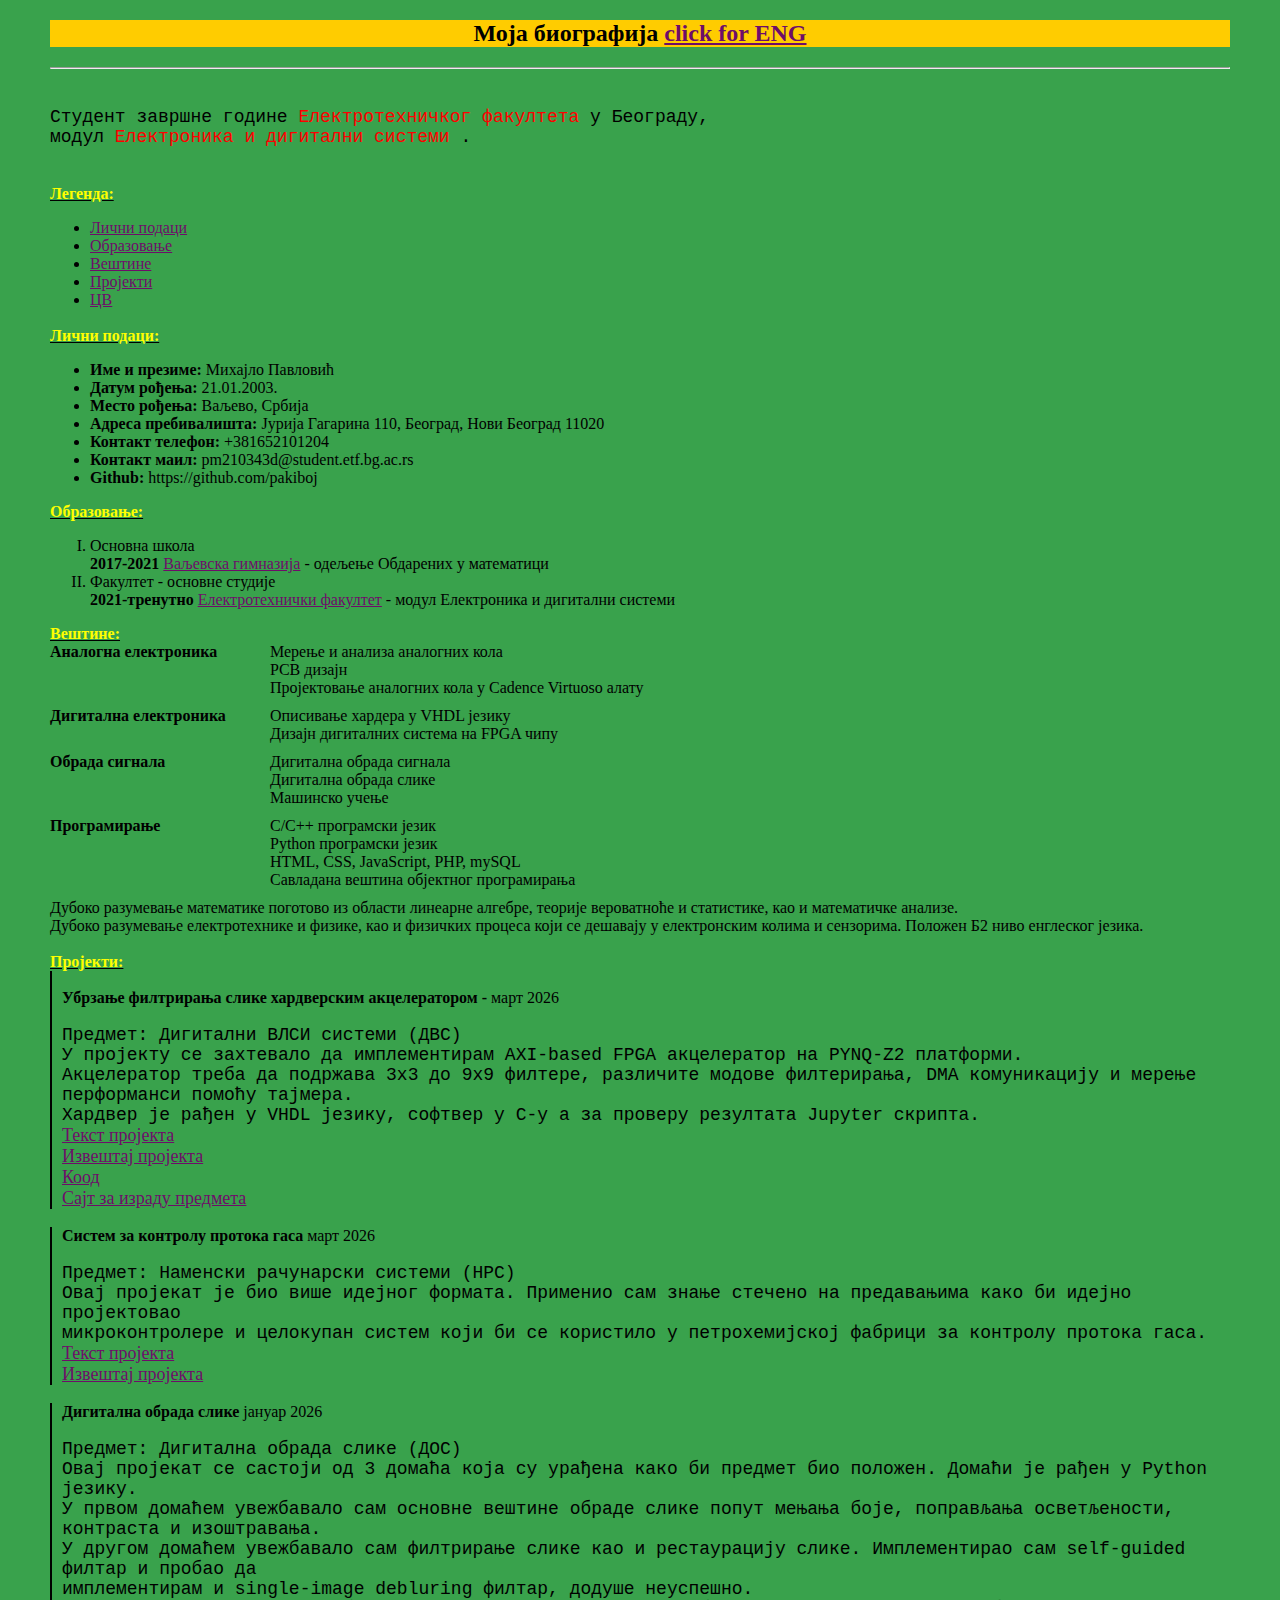
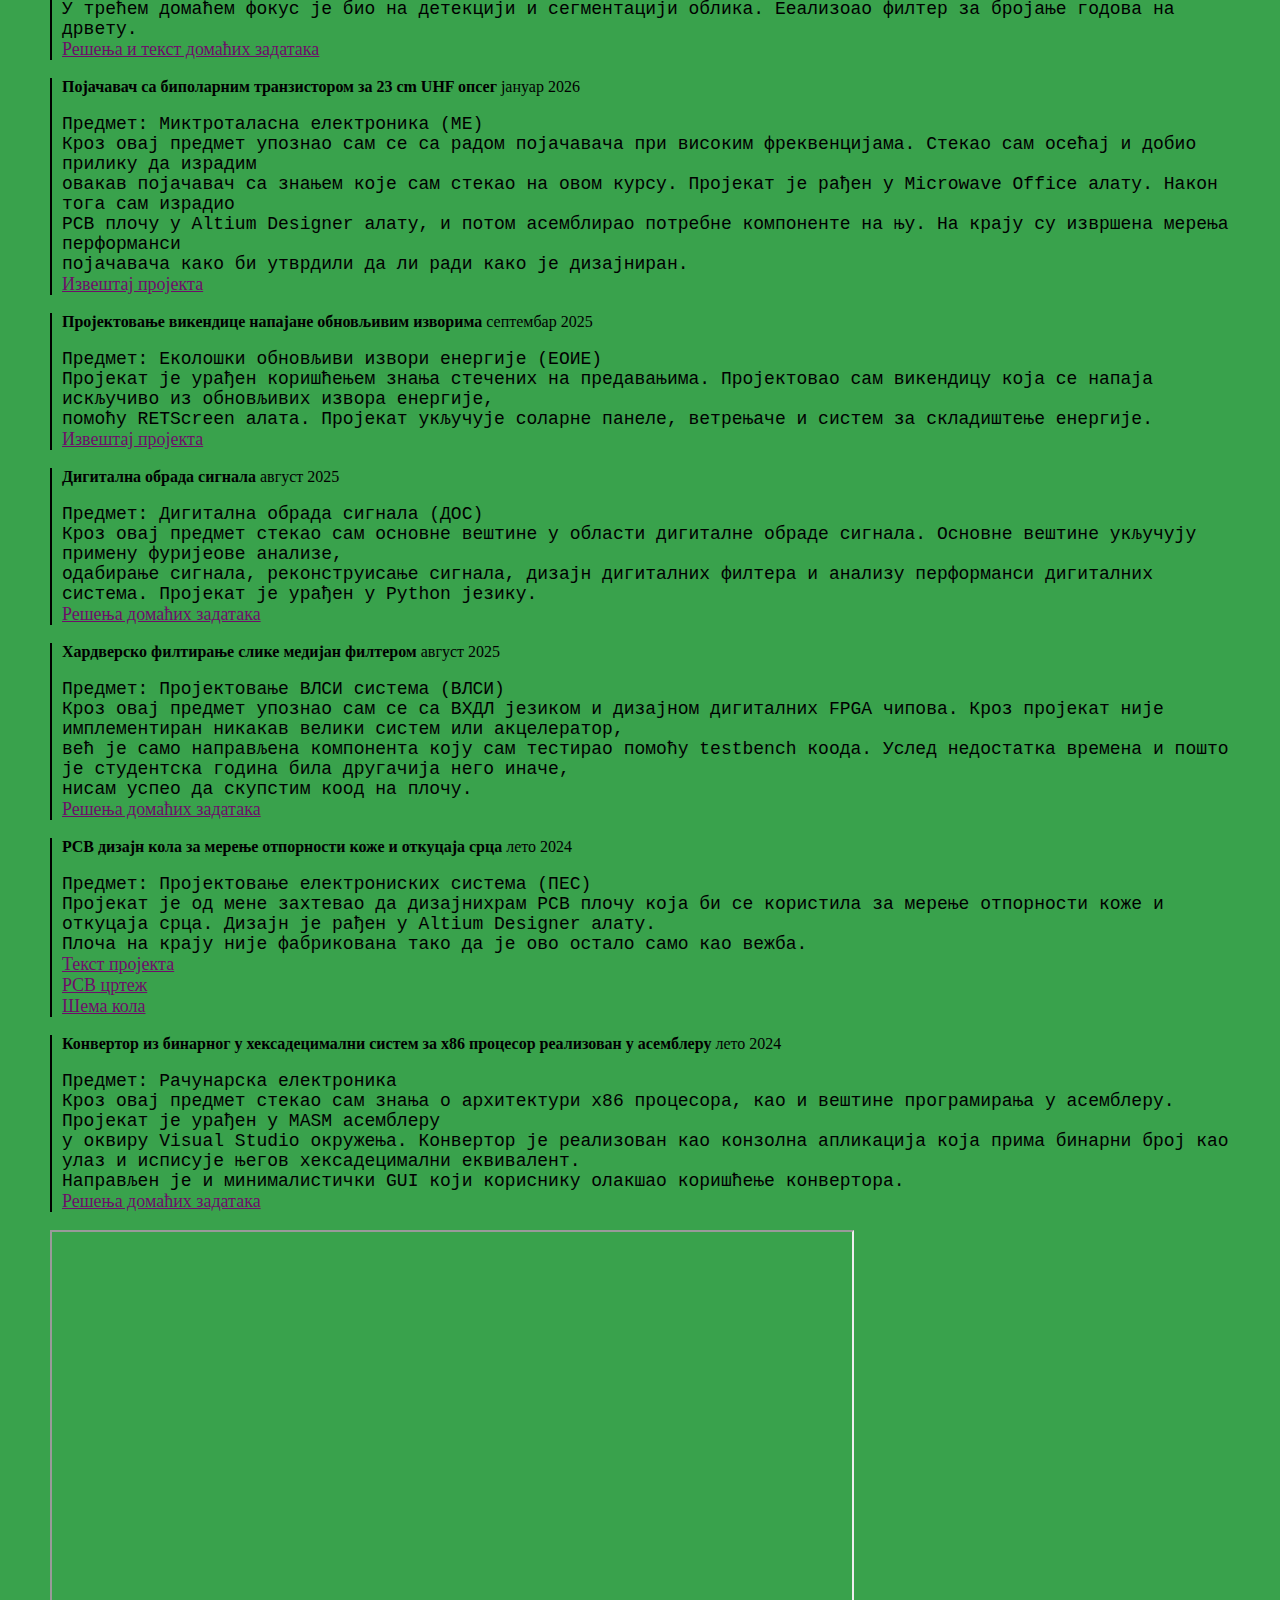
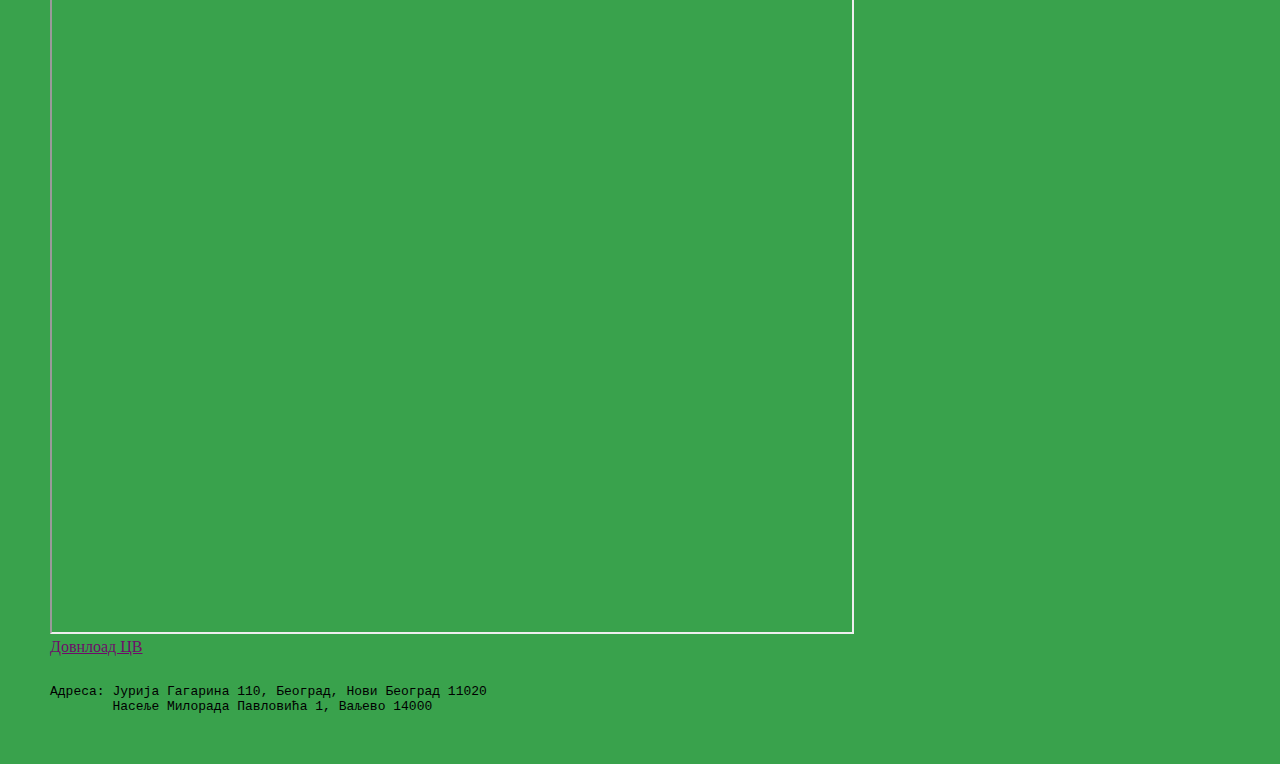
<file: index.html>
<!DOCTYPE html>
<html lang="en">
<head>
    <meta charset="UTF-8">
    <meta name="viewport" content="width=device-width, initial-scale=1.0">
    <title>Moja biografija</title>

    <link rel="stylesheet" type="text/css" href="styles/style.css" />

</head>
<body >

    <header> 
    <h2 align = "center" > 
        Моја биографија    
        
        <a href="html/english.html" target="_blank">click for ENG</a>
        
    </h2>
    <hr>
    <p>
        <br> 
        Студент завршне године <span style="color: #ff0000;">Електротехничког факултета</span> у Београду,  <br> 
        модул <span style="color: #ff0000;">Електроника и дигитални системи</span> .
        <br> 
        <br> 
        <div id = "legenda"> <b> <u> <font color = "yellow">Легенда: </font></u></b>
        <ul>
            <li><a href="#podaci">Лични подаци</a></li>  
            <li><a href="#obrazovanje">Образовање</a></li>  
            <li><a href="#vestine">Вештине</a></li> 
            <li><a href="#projekti">Пројекти</a></li>  
            <li><a href="#cv">ЦВ</a></li>
        </ul>
        </div>
        

    </p>
    </header>

    <div id = "podaci"> 
        <b> <u> <font color = "yellow">Лични подаци: </font></u></b>
        <ul>
            <li><b>Име и презиме: </b> Михајло Павловић</li>
            <li><b>Датум рођења: </b> 21.01.2003.</li>
            <li><b>Место рођења: </b> Ваљево, Србија</li>
            <li><b>Адреса пребивалишта: </b> Јурија Гагарина 110, Београд, Нови Београд 11020</li>
            <li><b>Контакт телефон: </b> +381652101204</li>
            <li><b>Контакт маил: </b> pm210343d@student.etf.bg.ac.rs</li>
            <li><b>Github: </b> https://github.com/pakiboj</li>
        </ul>
    </div>

    <div id = "obrazovanje"> 
        <b> <u> <font color = "yellow">Образовање: </font></u></b>
        <ol type ="I">
            <li>Основна школа <br> <b>2017-2021</b> <a href="https://www.valjevskagimnazija.edu.rs/"> Ваљевска гимназија</a>  - одељење Обдарених у математици</li>
            <li>Факултет - основне студије <br> <b>2021-тренутно </b> <a href="https://www.etf.bg.ac.rs/"> Електротехнички факултет</a> - модул Електроника и дигитални системи</li>  
        </ol>
    </div>

    <div id = "vestine"> 
        <b> <u> <font color = "yellow">Вештине: </font></u></b>
        <div class="skill-row">
            <div class="skill-title">Аналогна електроника</div>
            <div class="skill-desc">
                Мерење и анализа аналогних кола<br>
                PCB дизајн <br>
                Пројектовање аналогних кола у Cadence Virtuoso алату<br>
            </div>
        </div>

        <div class="skill-row">
            <div class="skill-title">Дигитална електроника</div>
            <div class="skill-desc">
                Описивање хардера у VHDL језику<br>
                Дизајн дигиталних система на FPGA чипу<br>
            </div>
        </div>

        <div class="skill-row">
            <div class="skill-title">Обрада сигнала</div>
            <div class="skill-desc">
                Дигитална обрада сигнала <br>
                Дигитална обрада слике <br>
                Машинско учење<br>
            </div>
        </div>

        <div class="skill-row">
            <div class="skill-title">Програмирање</div>
            <div class="skill-desc">
                C/C++ програмски језик <br>
                Python програмски језик<br>
                HTML, CSS, JavaScript, PHP, mySQL<br>
                Савладана вештина објектног програмирања<br>
            </div>
        </div>

        Дубоко разумевање математике поготово из области линеарне алгебре, теорије вероватноће и статистике, као и математичке анализе. <br>
        Дубоко разумевање електротехнике и физике, као и физичких процеса који се дешавају у електронским колима и сензорима.
        Положен Б2 ниво енглеског језика.

    </div>
    <br>
    <div id = "projekti"> 
        <b> <u> <font color = "yellow">Пројекти: </font></u></b>
        <div class="border-card">
            <br>
            <b> Убрзање филтрирања слике хардверским акцелератором - </b> март 2026<br>
            <p>
                Предмет: Дигитални ВЛСИ системи (ДВС)<br>
                У пројекту се захтевало да имплементирам AXI-based FPGA акцелератор на PYNQ-Z2 платформи. <br>
                Акцелератор треба да подржава 3x3 до 9x9 филтере, различите модове филтерирања, DMA комуникацију и мерење перформанси помоћу тајмера.<br>
                Хардвер је рађен у VHDL језику, софтвер у C-у а за проверу резултата Jupyter скрипта. <br>
                <a href="/projekti/DVS/dvs25_projekat_g[17]/DVS25_projektni_zadatak.pdf" target="_blank">Текст пројекта</a><br>
                <a href="/projekti/DVS/dvs25_projekat_g[17]/Ubrzanje filtriranja slike.pdf" target="_blank">Извештај пројекта</a><br>
                <a href="https://github.com/pakiboj/VHDL-image-filter-accelerator"> Коод </a><br>
                <a href="https://pakiboj.github.io/DVSsajt.github.io/index.html"> Сајт за израду предмета </a><br>
                
            </p>
        </div>
        <div class="border-card">

            <strong>Систем за контролу протока гаса</strong> март 2026<br>
            <p>
                Предмет: Наменски рачунарски системи (НРС)<br>
                Овај пројекат је био више идејног формата. Применио сам знање стечено на предавањима како би идејно пројектовао <br>
                микроконтролере и целокупан систем који би се користило у петрохемијској фабрици за контролу протока гаса. <br>
                
                <a href="/projekti/nrs/Projekat 2025-26 NRS.pdf" target="_blank">Текст пројекта</a><br>
                <a href="/projekti/nrs/NRS-pm210343 (1).pdf" target="_blank">Извештај пројекта</a><br>
            </p>
        </div>
        <div class="border-card">

            <strong>Дигитална обрада слике</strong> јануар 2026<br>
            <p>
                Предмет: Дигитална обрада слике (ДОС)<br>
                Овај пројекат се састоји од 3 домаћа која су урађена како би предмет био положен. Домаћи је рађен у Python језику. <br>
                У првом домаћем увежбавало сам основне вештине обраде слике попут мењања боје, поправљања осветљености, контраста и изоштравања. <br>
                У другом домаћем увежбавало сам филтрирање слике као и рестаурацију слике. Имплементирао сам self-guided филтар и пробао да <br>
                имплементирам и single-image debluring филтар, додуше неуспешно. <br>
                У трећем домаћем фокус је био на детекцији и сегментацији облика. Ееализоао филтер за бројање годова на дрвету. <br>
                <a href="https://github.com/pakiboj/Digital-Image-Processing---Homework-"> Решења и текст домаћих задатака </a><br>
            </p>
        </div>
        <div class="border-card">

            <strong>Појачавач са биполарним транзистором за 23 cm UHF опсег</strong> јануар 2026<br>
            <p>
                Предмет: Миктроталасна електроника (МЕ)<br>
                Кроз овај предмет упознао сам се са радом појачавача при високим фреквенцијама. Стекао сам осећај и добио прилику да израдим  <br>
                овакав појачавач са знањем које сам стекао на овом курсу. Пројекат је рађен у Microwave Office алату. Након тога сам израдио <br>
                PCB плочу у Altium Designer алату, и потом асемблирао потребне компоненте на њу. На крају су извршена мерења перформанси <br>
                појачавача како би утврдили да ли ради како је дизајниран. <br>
                <a href="/projekti/ME_извештај (1).pdf" target="_blank">Извештај пројекта</a><br>

            </p>
        </div>
        <div class="border-card">

            <strong>Пројектовање викендице напајане обновљивим изворима</strong> септембар 2025<br>
            <p>
                Предмет: Еколошки обновљиви извори енергије (ЕОИЕ)<br>
                Пројекат је урађен коришћењем знања стечених на предавањима. Пројектовао сам викендицу која се напаја искључиво из обновљивих извора енергије, <br>
                помоћу RETScreen алата. Пројекат укључује соларне панеле, ветрењаче и систем за складиштење енергије. <br>
                <a href="/projekti/Izveštaj EOIE.docx" target="_blank">Извештај пројекта</a><br>
            </p>
        </div>
        <div class="border-card">

            <strong>Дигитална обрада сигнала</strong> август 2025<br>
            <p>
                Предмет: Дигитална обрада сигнала (ДОС)<br>
                Кроз овај предмет стекао сам основне вештине у области дигиталне обраде сигнала. Основне вештине укључују примену фуријеове анализе,<br>
                одабирање сигнала, реконструисање сигнала, дизајн дигиталних филтера и анализу перформанси дигиталних система. Пројекат је урађен у Python језику. <br>
                <a href="https://github.com/pakiboj/DSP"> Решења домаћих задатака </a><br>
            </p>
        </div>
        <div class="border-card">

            <strong>Хардверско филтирање слике медијан филтером</strong> август 2025<br>
            <p>
                Предмет: Пројектовање ВЛСИ система (ВЛСИ)<br>
                Кроз овај предмет упознао сам се са ВХДЛ језиком и дизајном дигиталних FPGA чипова. Кроз пројекат није имплементиран никакав велики систем или акцелератор, <br>
                већ је само направљена компонента коју сам тестирао помоћу testbench коода. Услед недостатка времена и пошто је студентска година била другачија него иначе,<br>
                нисам успео да скупстим коод на плочу. <br>
                <a href="https://github.com/pakiboj/VLSIproj"> Решења домаћих задатака </a><br>
            </p>
        </div>
        <div class="border-card">

            <strong>PCB дизајн кола за мерење отпорности коже и откуцаја срца</strong> лето 2024<br>
            <p>
                Предмет: Пројектовање електрониских система (ПЕС) <br>
                Пројекат је од мене захтевао да дизајнихрам PCB плочу која би се користила за мерење отпорности коже и откуцаја срца. Дизајн је рађен у Altium Designer алату. <br>
                Плоча на крају није фабрикована тако да је ово остало само као вежба.<br>
                <a href="/projekti/PES/Projekat_2024_2025.pdf" target="_blank">Текст пројекта</a><br>
                <a href="/projekti/PES/Assembly Drawings_[No Variations].pdf" target="_blank">PCB цртеж</a><br>
                <a href="/projekti/PES/Schematic PDF_[No Variations].pdf" target="_blank">Шема кола</a><br>
            </p>
        </div>
        <div class="border-card">

            <strong>Конвертор из бинарног у хексадецимални систем за х86 процесор реализован у асемблеру</strong> лето 2024<br>
            <p>
                Предмет: Рачунарска електроника<br>
                Кроз овај предмет стекао сам знања о архитектури х86 процесора, као и вештине програмирања у асемблеру. Пројекат је урађен у MASM асемблеру <br>
                у оквиру Visual Studio окружења. Конвертор је реализован као конзолна апликација која прима бинарни број као улаз и исписује његов хексадецимални еквивалент. <br>
                Направљен је и минималистички GUI који кориснику олакшао коришћење конвертора. <br>
                <a href="https://github.com/pakiboj/REproj"> Решења домаћих задатака </a>
            </p>
        </div>
    </div>

    <div id = "cv">
        <iframe src="/Mihajlo_Pavlovic_cir_26_3.pdf" width="800" height="1000" title="Moj CV"></iframe>
    <br>
        <a href="/Mihajlo_Pavlovic_cir_26_3.pdf" target="_blank">Довнлоад ЦВ</a><br>
    </div>
    

    <footer> <pre> 
Адреса: Јурија Гагарина 110, Београд, Нови Београд 11020
        Насеље Милорада Павловића 1, Ваљево 14000

    </pre></footer>
</body>

</html>
</file>
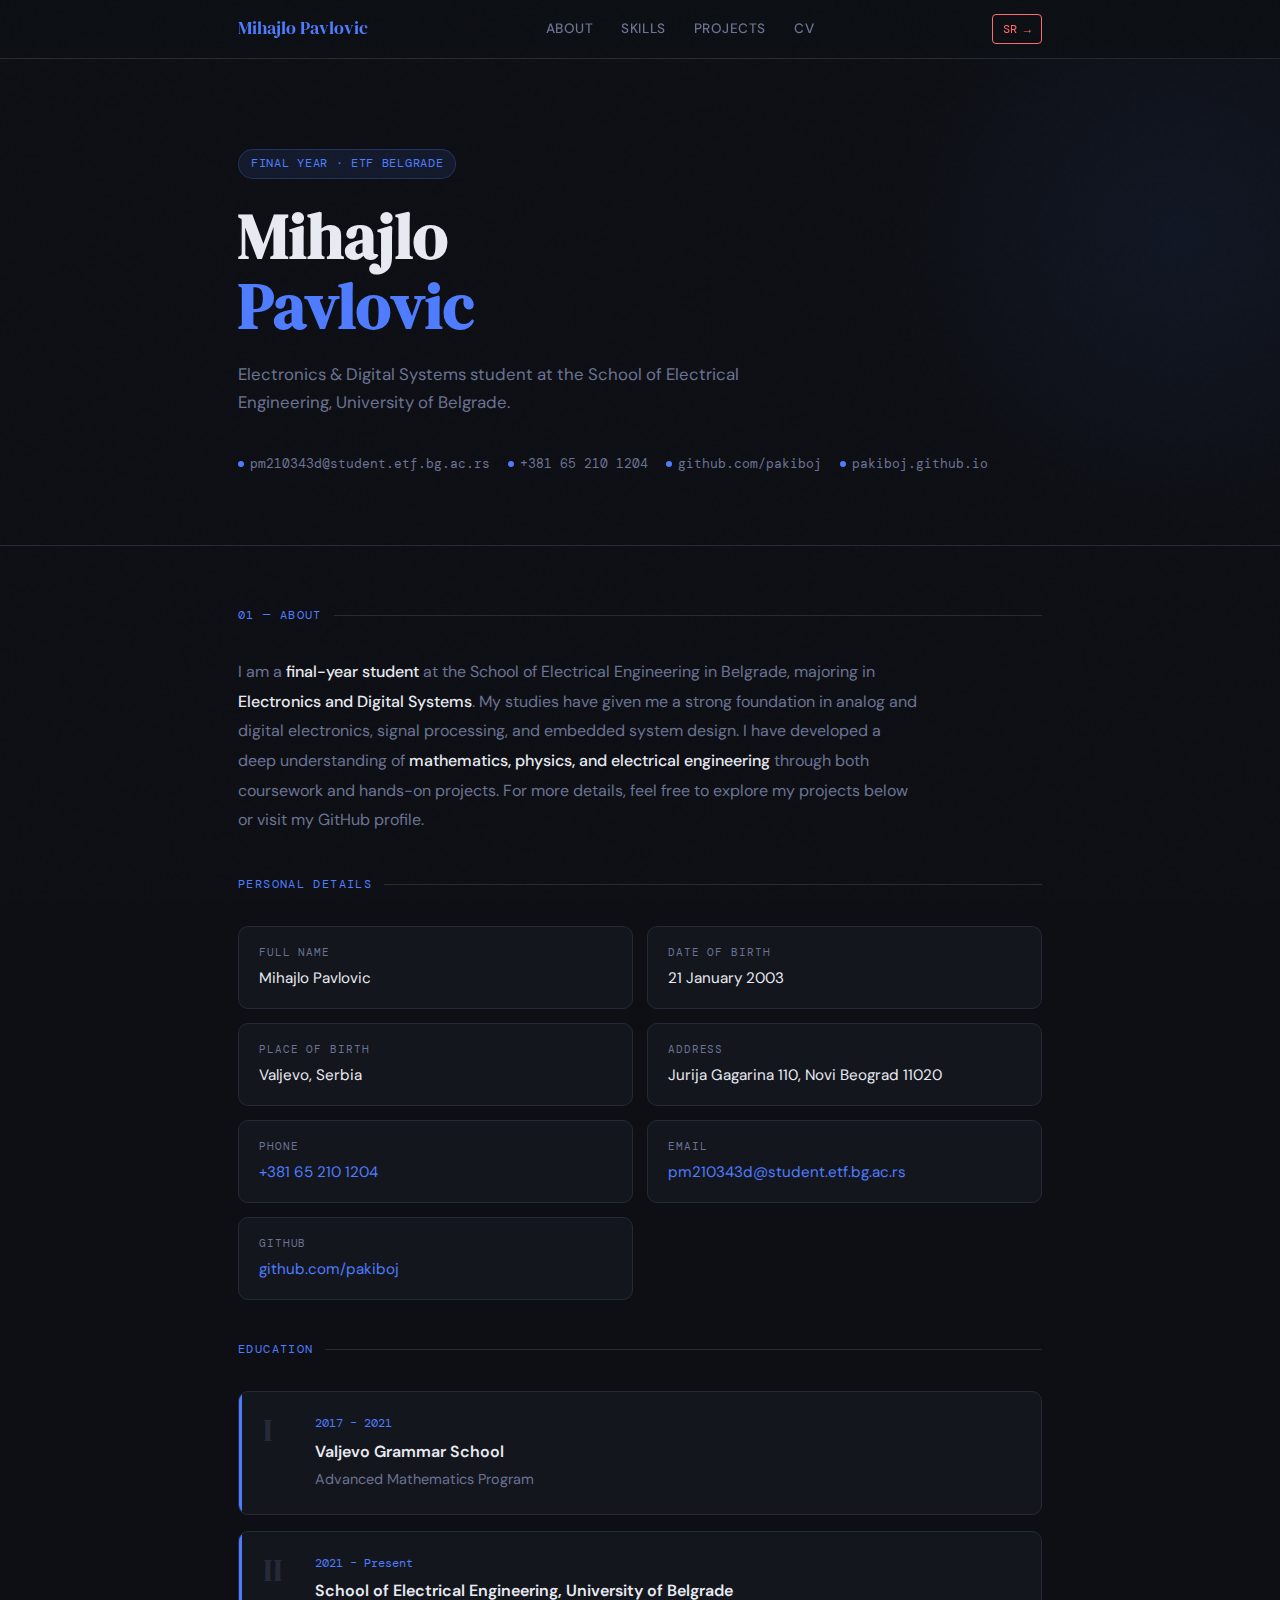
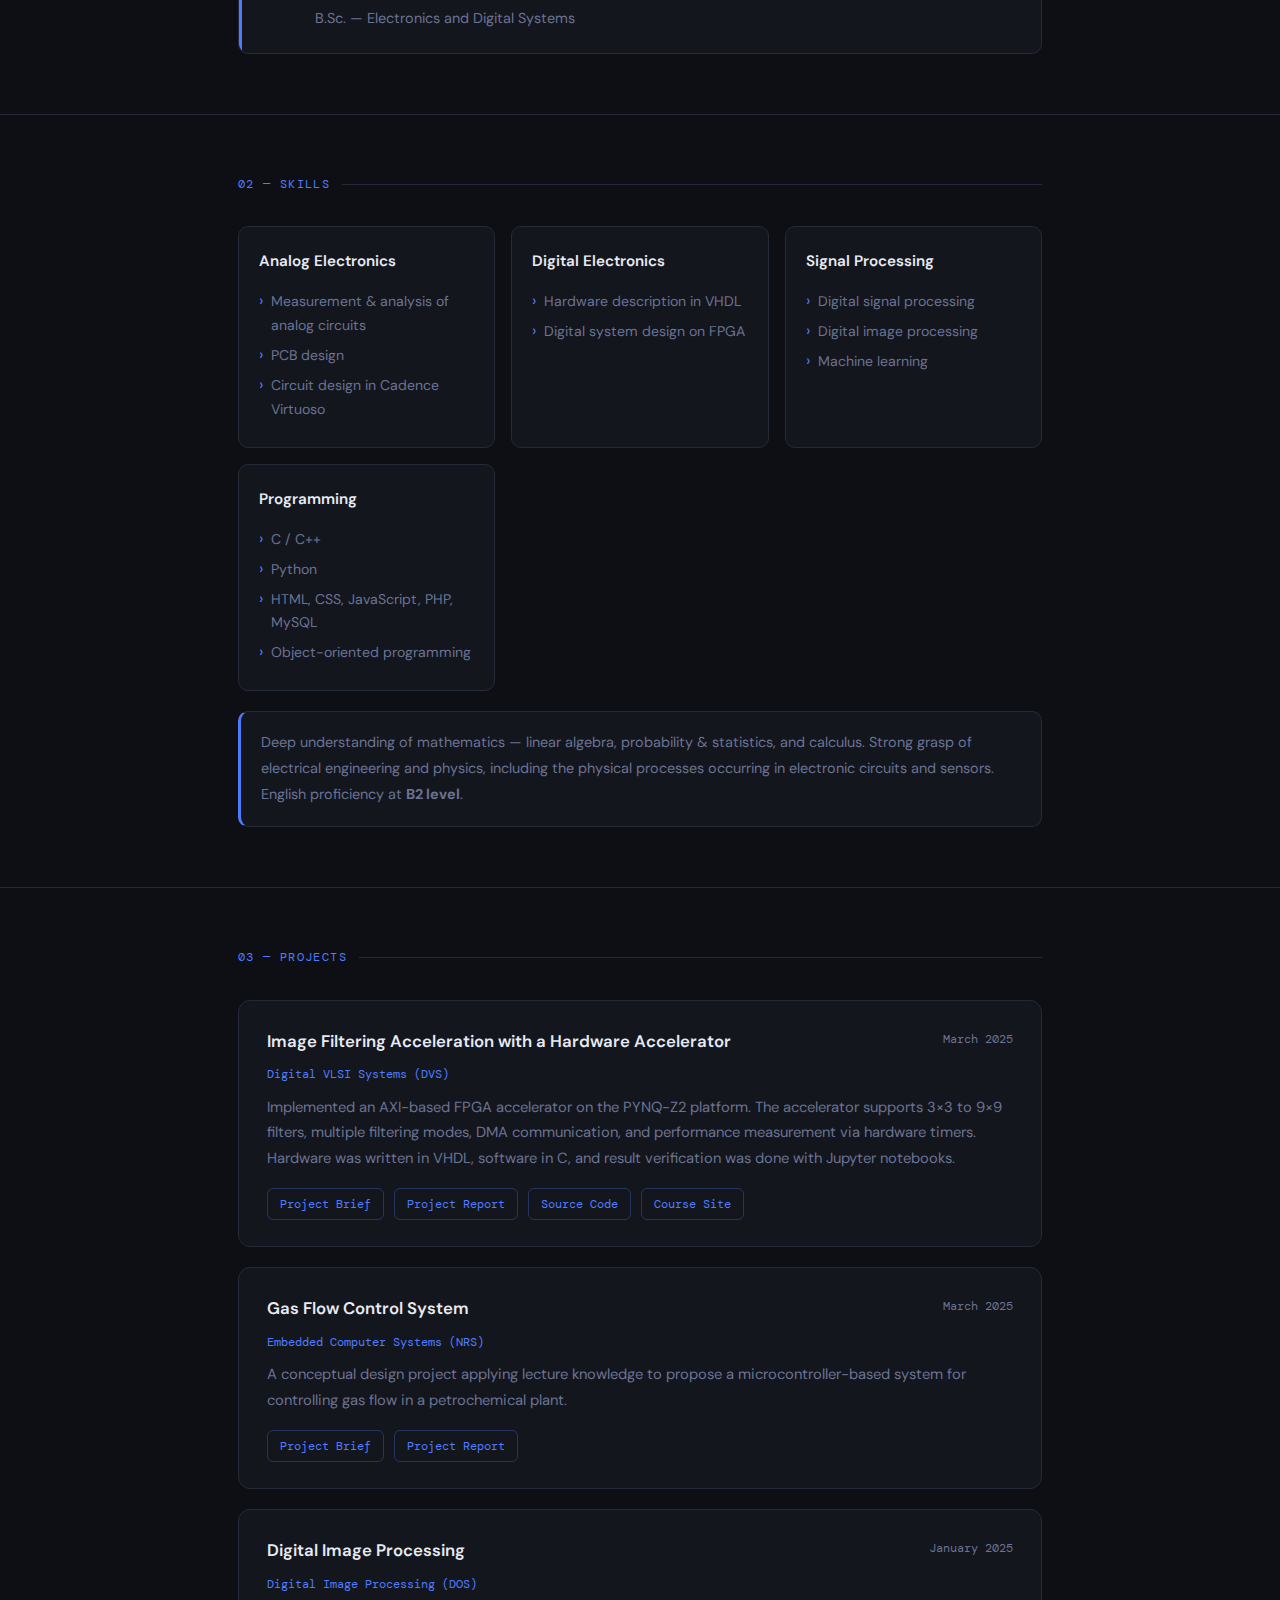
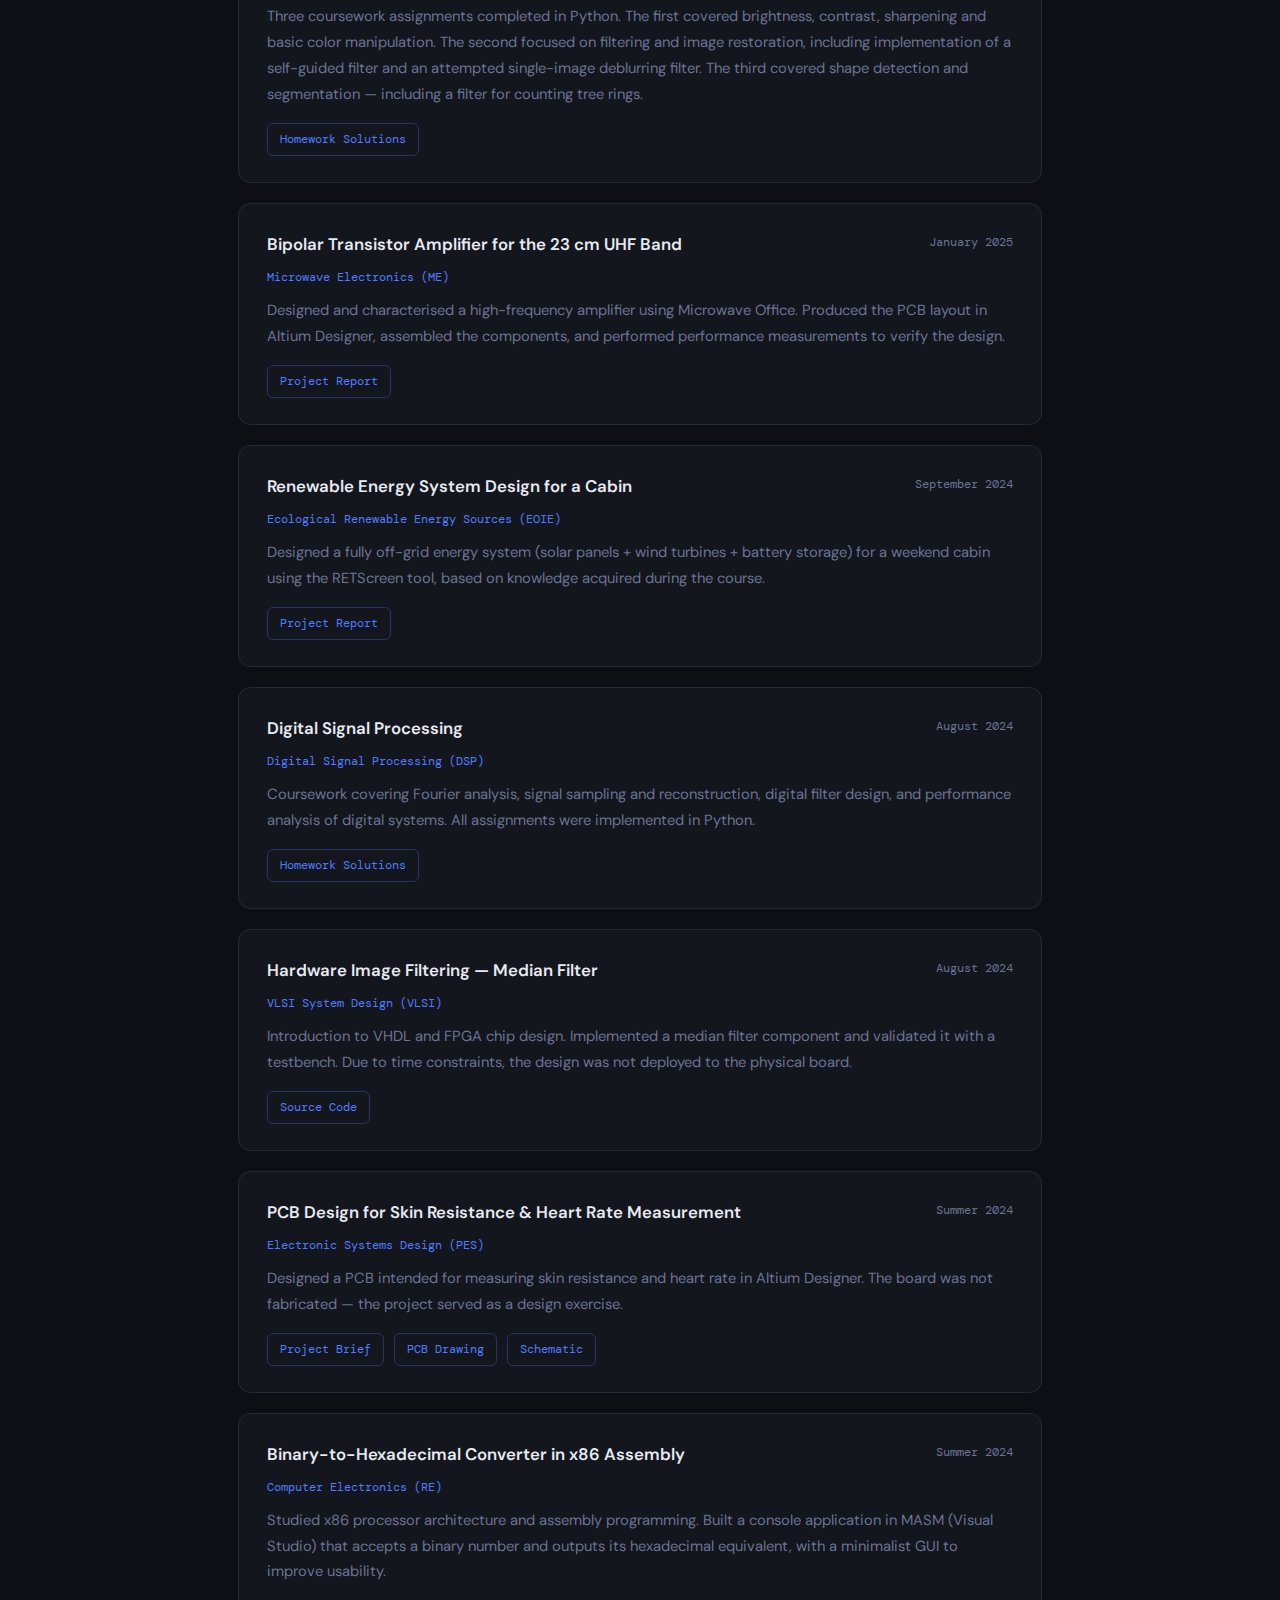
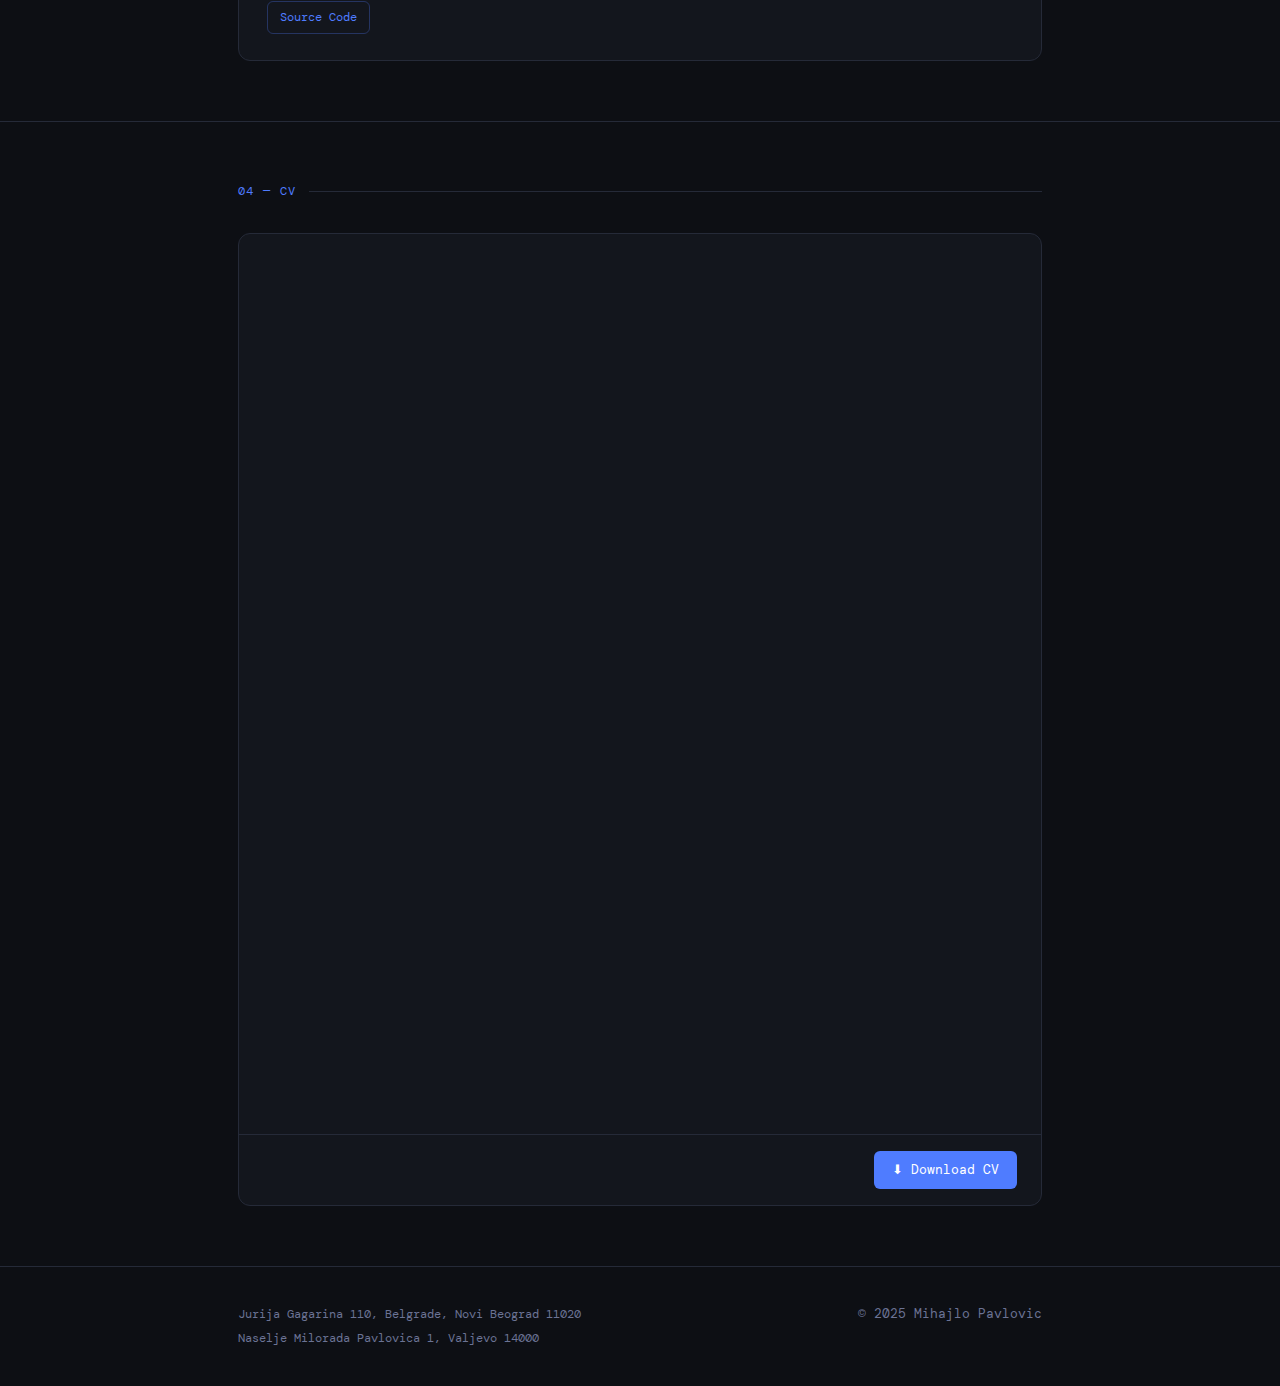
<file: v2.html>
<!DOCTYPE html>
<html lang="en">
<head>
  <meta charset="UTF-8">
  <meta name="viewport" content="width=device-width, initial-scale=1.0">
  <title>Mihajlo Pavlovic — Portfolio</title>
  <link href="https://fonts.googleapis.com/css2?family=DM+Serif+Display&family=DM+Mono:wght@400;500&family=DM+Sans:wght@300;400;500;600&display=swap" rel="stylesheet">
  <style>
    *, *::before, *::after { box-sizing: border-box; margin: 0; padding: 0; }

    :root {
      --bg: #0d0f14;
      --surface: #13161d;
      --surface2: #1a1e28;
      --border: #252a38;
      --accent: #4f7cff;
      --accent2: #ff6b6b;
      --text: #e8eaf2;
      --muted: #6b7394;
      --tag: #1e2438;
    }

    html { scroll-behavior: smooth; }

    body {
      background: var(--bg);
      color: var(--text);
      font-family: 'DM Sans', sans-serif;
      font-size: 15px;
      line-height: 1.7;
      min-height: 100vh;
    }

    /* ── NOISE OVERLAY ── */
    body::before {
      content: '';
      position: fixed; inset: 0;
      background-image: url("data:image/svg+xml,%3Csvg viewBox='0 0 256 256' xmlns='http://www.w3.org/2000/svg'%3E%3Cfilter id='n'%3E%3CfeTurbulence type='fractalNoise' baseFrequency='0.9' numOctaves='4' stitchTiles='stitch'/%3E%3C/filter%3E%3Crect width='100%25' height='100%25' filter='url(%23n)' opacity='0.035'/%3E%3C/svg%3E");
      pointer-events: none;
      z-index: 9999;
      opacity: 0.4;
    }

    /* ── LAYOUT ── */
    .container { max-width: 860px; margin: 0 auto; padding: 0 28px; }

    /* ── NAV ── */
    nav {
      position: sticky; top: 0; z-index: 100;
      background: rgba(13,15,20,0.85);
      backdrop-filter: blur(14px);
      border-bottom: 1px solid var(--border);
      padding: 14px 0;
    }
    nav .container { display: flex; align-items: center; justify-content: space-between; }
    .nav-logo {
      font-family: 'DM Serif Display', serif;
      font-size: 1.1rem;
      color: var(--accent);
      text-decoration: none;
    }
    .nav-links { display: flex; gap: 28px; list-style: none; }
    .nav-links a {
      color: var(--muted);
      text-decoration: none;
      font-size: 0.85rem;
      font-weight: 500;
      letter-spacing: 0.04em;
      text-transform: uppercase;
      transition: color 0.2s;
    }
    .nav-links a:hover { color: var(--text); }
    .nav-eng {
      font-family: 'DM Mono', monospace;
      font-size: 0.75rem;
      color: var(--accent2);
      border: 1px solid var(--accent2);
      padding: 4px 10px;
      border-radius: 4px;
      text-decoration: none;
      transition: background 0.2s;
    }
    .nav-eng:hover { background: rgba(255,107,107,0.1); }

    /* ── HERO ── */
    .hero {
      padding: 90px 0 70px;
      position: relative;
      overflow: hidden;
    }
    .hero::after {
      content: '';
      position: absolute;
      top: -120px; right: -200px;
      width: 600px; height: 600px;
      background: radial-gradient(circle, rgba(79,124,255,0.07) 0%, transparent 70%);
      pointer-events: none;
    }
    .hero-tag {
      display: inline-block;
      font-family: 'DM Mono', monospace;
      font-size: 0.72rem;
      color: var(--accent);
      background: rgba(79,124,255,0.1);
      border: 1px solid rgba(79,124,255,0.25);
      padding: 4px 12px;
      border-radius: 100px;
      margin-bottom: 22px;
      letter-spacing: 0.06em;
      text-transform: uppercase;
    }
    .hero h1 {
      font-family: 'DM Serif Display', serif;
      font-size: clamp(2.6rem, 6vw, 4rem);
      line-height: 1.1;
      color: var(--text);
      margin-bottom: 18px;
    }
    .hero h1 span { color: var(--accent); }
    .hero-sub {
      font-size: 1.05rem;
      color: var(--muted);
      max-width: 560px;
      margin-bottom: 36px;
    }
    .hero-contacts {
      display: flex; flex-wrap: wrap; gap: 18px;
      font-family: 'DM Mono', monospace;
      font-size: 0.8rem;
    }
    .hero-contacts a {
      color: var(--muted);
      text-decoration: none;
      display: flex; align-items: center; gap: 6px;
      transition: color 0.2s;
    }
    .hero-contacts a:hover { color: var(--accent); }
    .hero-contacts .dot {
      width: 6px; height: 6px; border-radius: 50%;
      background: var(--accent);
      display: inline-block;
    }

    /* ── SECTION ── */
    section { padding: 60px 0; border-top: 1px solid var(--border); }
    .section-label {
      font-family: 'DM Mono', monospace;
      font-size: 0.72rem;
      color: var(--accent);
      text-transform: uppercase;
      letter-spacing: 0.12em;
      margin-bottom: 32px;
      display: flex; align-items: center; gap: 12px;
    }
    .section-label::after {
      content: '';
      flex: 1;
      height: 1px;
      background: var(--border);
    }
    .section-title {
      font-family: 'DM Serif Display', serif;
      font-size: 1.9rem;
      color: var(--text);
      margin-bottom: 20px;
    }

    /* ── ABOUT ── */
    .about-text {
      color: var(--muted);
      font-size: 1rem;
      max-width: 680px;
      line-height: 1.85;
    }
    .about-text strong { color: var(--text); font-weight: 500; }

    /* ── PERSONAL INFO ── */
    .info-grid {
      display: grid;
      grid-template-columns: repeat(auto-fit, minmax(260px, 1fr));
      gap: 14px;
    }
    .info-item {
      background: var(--surface);
      border: 1px solid var(--border);
      border-radius: 10px;
      padding: 16px 20px;
      display: flex; flex-direction: column; gap: 4px;
    }
    .info-label {
      font-family: 'DM Mono', monospace;
      font-size: 0.7rem;
      color: var(--muted);
      text-transform: uppercase;
      letter-spacing: 0.08em;
    }
    .info-value { font-size: 0.95rem; color: var(--text); }
    .info-value a { color: var(--accent); text-decoration: none; }
    .info-value a:hover { text-decoration: underline; }

    /* ── EDUCATION ── */
    .edu-list { display: flex; flex-direction: column; gap: 16px; }
    .edu-item {
      background: var(--surface);
      border: 1px solid var(--border);
      border-radius: 10px;
      padding: 22px 24px;
      display: flex; gap: 20px; align-items: flex-start;
      position: relative;
      overflow: hidden;
    }
    .edu-item::before {
      content: '';
      position: absolute; left: 0; top: 0; bottom: 0;
      width: 3px;
      background: var(--accent);
    }
    .edu-num {
      font-family: 'DM Serif Display', serif;
      font-size: 2rem;
      color: var(--border);
      line-height: 1;
      min-width: 32px;
    }
    .edu-body {}
    .edu-period {
      font-family: 'DM Mono', monospace;
      font-size: 0.72rem;
      color: var(--accent);
      margin-bottom: 4px;
    }
    .edu-name { font-weight: 600; font-size: 1rem; margin-bottom: 2px; }
    .edu-name a { color: var(--text); text-decoration: none; }
    .edu-name a:hover { color: var(--accent); }
    .edu-detail { color: var(--muted); font-size: 0.9rem; }

    /* ── SKILLS ── */
    .skills-grid {
      display: grid;
      grid-template-columns: repeat(auto-fit, minmax(220px, 1fr));
      gap: 16px;
    }
    .skill-card {
      background: var(--surface);
      border: 1px solid var(--border);
      border-radius: 10px;
      padding: 22px 20px;
      transition: border-color 0.2s, transform 0.2s;
    }
    .skill-card:hover {
      border-color: rgba(79,124,255,0.4);
      transform: translateY(-2px);
    }
    .skill-card-title {
      font-weight: 600;
      font-size: 0.95rem;
      margin-bottom: 12px;
      color: var(--text);
    }
    .skill-card ul { list-style: none; }
    .skill-card li {
      color: var(--muted);
      font-size: 0.88rem;
      padding: 3px 0;
      display: flex; align-items: flex-start; gap: 8px;
    }
    .skill-card li::before {
      content: '›';
      color: var(--accent);
      font-size: 1rem;
      line-height: 1.4;
      flex-shrink: 0;
    }
    .skills-note {
      margin-top: 20px;
      color: var(--muted);
      font-size: 0.9rem;
      line-height: 1.8;
      padding: 18px 20px;
      background: var(--surface);
      border: 1px solid var(--border);
      border-radius: 10px;
      border-left: 3px solid var(--accent);
    }

    /* ── PROJECTS ── */
    .projects-list { display: flex; flex-direction: column; gap: 20px; }
    .project-card {
      background: var(--surface);
      border: 1px solid var(--border);
      border-radius: 12px;
      padding: 26px 28px;
      transition: border-color 0.2s;
    }
    .project-card:hover { border-color: rgba(79,124,255,0.35); }
    .project-header {
      display: flex; justify-content: space-between;
      align-items: flex-start; gap: 16px;
      margin-bottom: 10px;
    }
    .project-title { font-weight: 600; font-size: 1.05rem; color: var(--text); }
    .project-date {
      font-family: 'DM Mono', monospace;
      font-size: 0.72rem;
      color: var(--muted);
      white-space: nowrap;
      padding-top: 3px;
    }
    .project-course {
      font-family: 'DM Mono', monospace;
      font-size: 0.72rem;
      color: var(--accent);
      margin-bottom: 10px;
    }
    .project-desc {
      color: var(--muted);
      font-size: 0.92rem;
      line-height: 1.75;
      margin-bottom: 16px;
    }
    .project-links { display: flex; flex-wrap: wrap; gap: 10px; }
    .project-link {
      display: inline-flex; align-items: center; gap: 6px;
      font-family: 'DM Mono', monospace;
      font-size: 0.75rem;
      color: var(--accent);
      border: 1px solid rgba(79,124,255,0.3);
      padding: 5px 12px;
      border-radius: 6px;
      text-decoration: none;
      transition: background 0.2s;
    }
    .project-link:hover { background: rgba(79,124,255,0.1); }

    /* ── CV EMBED ── */
    .cv-wrap {
      background: var(--surface);
      border: 1px solid var(--border);
      border-radius: 12px;
      overflow: hidden;
    }
    .cv-wrap iframe {
      display: block;
      width: 100%; height: 900px; border: none;
    }
    .cv-download {
      padding: 16px 24px;
      border-top: 1px solid var(--border);
      display: flex; justify-content: flex-end;
    }
    .cv-download a {
      font-family: 'DM Mono', monospace;
      font-size: 0.8rem;
      background: var(--accent);
      color: #fff;
      padding: 8px 18px;
      border-radius: 6px;
      text-decoration: none;
      transition: opacity 0.2s;
    }
    .cv-download a:hover { opacity: 0.85; }

    /* ── FOOTER ── */
    footer {
      border-top: 1px solid var(--border);
      padding: 36px 0;
      color: var(--muted);
      font-size: 0.85rem;
    }
    footer .container { display: flex; justify-content: space-between; flex-wrap: wrap; gap: 12px; }
    footer .addr { font-family: 'DM Mono', monospace; font-size: 0.78rem; line-height: 1.9; }

    /* ── ANIMATIONS ── */
    @keyframes fadeUp {
      from { opacity: 0; transform: translateY(18px); }
      to   { opacity: 1; transform: translateY(0); }
    }
    .hero > * { animation: fadeUp 0.6s ease both; }
    .hero > *:nth-child(1) { animation-delay: 0.05s; }
    .hero > *:nth-child(2) { animation-delay: 0.15s; }
    .hero > *:nth-child(3) { animation-delay: 0.25s; }
    .hero > *:nth-child(4) { animation-delay: 0.35s; }

    @media (max-width: 600px) {
      .project-header { flex-direction: column; }
      .nav-links { gap: 16px; }
    }
  </style>
</head>
<body>

<nav>
  <div class="container">
    <a class="nav-logo" href="#">Mihajlo Pavlovic</a>
    <ul class="nav-links">
      <li><a href="#about">About</a></li>
      <li><a href="#skills">Skills</a></li>
      <li><a href="#projects">Projects</a></li>
      <li><a href="#cv">CV</a></li>
    </ul>
    <a class="nav-eng" href="index.html">SR →</a>
  </div>
</nav>

<!-- HERO -->
<div class="hero">
  <div class="container">
    <div class="hero-tag">Final Year · ETF Belgrade</div>
    <h1>Mihajlo<br><span>Pavlovic</span></h1>
    <p class="hero-sub">Electronics &amp; Digital Systems student at the School of Electrical Engineering, University of Belgrade.</p>
    <div class="hero-contacts">
      <a href="mailto:pm210343d@student.etf.bg.ac.rs"><span class="dot"></span>pm210343d@student.etf.bg.ac.rs</a>
      <a href="tel:+381652101204"><span class="dot"></span>+381 65 210 1204</a>
      <a href="https://github.com/pakiboj" target="_blank"><span class="dot"></span>github.com/pakiboj</a>
      <a href="https://pakiboj.github.io/" target="_blank"><span class="dot"></span>pakiboj.github.io</a>
    </div>
  </div>
</div>

<!-- ABOUT -->
<section id="about">
  <div class="container">
    <div class="section-label">01 — About</div>
    <p class="about-text">
      I am a <strong>final-year student</strong> at the School of Electrical Engineering in Belgrade,
      majoring in <strong>Electronics and Digital Systems</strong>. My studies have given me a strong
      foundation in analog and digital electronics, signal processing, and embedded system design.
      I have developed a deep understanding of <strong>mathematics, physics, and electrical engineering</strong>
      through both coursework and hands-on projects. For more details, feel free to explore my projects
      below or visit my GitHub profile.
    </p>

    <div style="margin-top: 40px;">
      <div class="section-label">Personal Details</div>
      <div class="info-grid">
        <div class="info-item">
          <span class="info-label">Full Name</span>
          <span class="info-value">Mihajlo Pavlovic</span>
        </div>
        <div class="info-item">
          <span class="info-label">Date of Birth</span>
          <span class="info-value">21 January 2003</span>
        </div>
        <div class="info-item">
          <span class="info-label">Place of Birth</span>
          <span class="info-value">Valjevo, Serbia</span>
        </div>
        <div class="info-item">
          <span class="info-label">Address</span>
          <span class="info-value">Jurija Gagarina 110, Novi Beograd 11020</span>
        </div>
        <div class="info-item">
          <span class="info-label">Phone</span>
          <span class="info-value"><a href="tel:+381652101204">+381 65 210 1204</a></span>
        </div>
        <div class="info-item">
          <span class="info-label">Email</span>
          <span class="info-value"><a href="mailto:pm210343d@student.etf.bg.ac.rs">pm210343d@student.etf.bg.ac.rs</a></span>
        </div>
        <div class="info-item">
          <span class="info-label">GitHub</span>
          <span class="info-value"><a href="https://github.com/pakiboj" target="_blank">github.com/pakiboj</a></span>
        </div>
      </div>
    </div>

    <div style="margin-top: 40px;">
      <div class="section-label">Education</div>
      <div class="edu-list">
        <div class="edu-item">
          <div class="edu-num">I</div>
          <div class="edu-body">
            <div class="edu-period">2017 – 2021</div>
            <div class="edu-name"><a href="https://www.valjevskagimnazija.edu.rs/" target="_blank">Valjevo Grammar School</a></div>
            <div class="edu-detail">Advanced Mathematics Program</div>
          </div>
        </div>
        <div class="edu-item">
          <div class="edu-num">II</div>
          <div class="edu-body">
            <div class="edu-period">2021 – Present</div>
            <div class="edu-name"><a href="https://www.etf.bg.ac.rs/" target="_blank">School of Electrical Engineering, University of Belgrade</a></div>
            <div class="edu-detail">B.Sc. — Electronics and Digital Systems</div>
          </div>
        </div>
      </div>
    </div>
  </div>
</section>

<!-- SKILLS -->
<section id="skills">
  <div class="container">
    <div class="section-label">02 — Skills</div>
    <div class="skills-grid">
      <div class="skill-card">
        <div class="skill-card-title">Analog Electronics</div>
        <ul>
          <li>Measurement &amp; analysis of analog circuits</li>
          <li>PCB design</li>
          <li>Circuit design in Cadence Virtuoso</li>
        </ul>
      </div>
      <div class="skill-card">
        <div class="skill-card-title">Digital Electronics</div>
        <ul>
          <li>Hardware description in VHDL</li>
          <li>Digital system design on FPGA</li>
        </ul>
      </div>
      <div class="skill-card">
        <div class="skill-card-title">Signal Processing</div>
        <ul>
          <li>Digital signal processing</li>
          <li>Digital image processing</li>
          <li>Machine learning</li>
        </ul>
      </div>
      <div class="skill-card">
        <div class="skill-card-title">Programming</div>
        <ul>
          <li>C / C++</li>
          <li>Python</li>
          <li>HTML, CSS, JavaScript, PHP, MySQL</li>
          <li>Object-oriented programming</li>
        </ul>
      </div>
    </div>
    <div class="skills-note">
      Deep understanding of mathematics — linear algebra, probability &amp; statistics, and calculus.
      Strong grasp of electrical engineering and physics, including the physical processes occurring in electronic circuits and sensors.
      English proficiency at <strong>B2 level</strong>.
    </div>
  </div>
</section>

<!-- PROJECTS -->
<section id="projects">
  <div class="container">
    <div class="section-label">03 — Projects</div>
    <div class="projects-list">

      <div class="project-card">
        <div class="project-header">
          <div class="project-title">Image Filtering Acceleration with a Hardware Accelerator</div>
          <div class="project-date">March 2025</div>
        </div>
        <div class="project-course">Digital VLSI Systems (DVS)</div>
        <div class="project-desc">
          Implemented an AXI-based FPGA accelerator on the PYNQ-Z2 platform. The accelerator supports 3×3 to 9×9 filters,
          multiple filtering modes, DMA communication, and performance measurement via hardware timers.
          Hardware was written in VHDL, software in C, and result verification was done with Jupyter notebooks.
        </div>
        <div class="project-links">
          <a class="project-link" href="/projekti/DVS/dvs25_projekat_g[17]/DVS25_projektni_zadatak.pdf" target="_blank">Project Brief</a>
          <a class="project-link" href="/projekti/DVS/dvs25_projekat_g[17]/Ubrzanje filtriranja slike.pdf" target="_blank">Project Report</a>
          <a class="project-link" href="https://github.com/pakiboj/VHDL-image-filter-accelerator" target="_blank">Source Code</a>
          <a class="project-link" href="https://pakiboj.github.io/DVSsajt.github.io/index.html" target="_blank">Course Site</a>
        </div>
      </div>

      <div class="project-card">
        <div class="project-header">
          <div class="project-title">Gas Flow Control System</div>
          <div class="project-date">March 2025</div>
        </div>
        <div class="project-course">Embedded Computer Systems (NRS)</div>
        <div class="project-desc">
          A conceptual design project applying lecture knowledge to propose a microcontroller-based system
          for controlling gas flow in a petrochemical plant.
        </div>
        <div class="project-links">
          <a class="project-link" href="/projekti/nrs/Projekat 2025-26 NRS.pdf" target="_blank">Project Brief</a>
          <a class="project-link" href="/projekti/nrs/NRS-pm210343 (1).pdf" target="_blank">Project Report</a>
        </div>
      </div>

      <div class="project-card">
        <div class="project-header">
          <div class="project-title">Digital Image Processing</div>
          <div class="project-date">January 2025</div>
        </div>
        <div class="project-course">Digital Image Processing (DOS)</div>
        <div class="project-desc">
          Three coursework assignments completed in Python. The first covered brightness, contrast, sharpening and basic color manipulation.
          The second focused on filtering and image restoration, including implementation of a self-guided filter and an attempted
          single-image deblurring filter. The third covered shape detection and segmentation — including a filter for counting tree rings.
        </div>
        <div class="project-links">
          <a class="project-link" href="https://github.com/pakiboj/Digital-Image-Processing---Homework-" target="_blank">Homework Solutions</a>
        </div>
      </div>

      <div class="project-card">
        <div class="project-header">
          <div class="project-title">Bipolar Transistor Amplifier for the 23 cm UHF Band</div>
          <div class="project-date">January 2025</div>
        </div>
        <div class="project-course">Microwave Electronics (ME)</div>
        <div class="project-desc">
          Designed and characterised a high-frequency amplifier using Microwave Office. Produced the PCB layout in
          Altium Designer, assembled the components, and performed performance measurements to verify the design.
        </div>
        <div class="project-links">
          <a class="project-link" href="/projekti/ME_извештај (1).pdf" target="_blank">Project Report</a>
        </div>
      </div>

      <div class="project-card">
        <div class="project-header">
          <div class="project-title">Renewable Energy System Design for a Cabin</div>
          <div class="project-date">September 2024</div>
        </div>
        <div class="project-course">Ecological Renewable Energy Sources (EOIE)</div>
        <div class="project-desc">
          Designed a fully off-grid energy system (solar panels + wind turbines + battery storage) for a weekend cabin
          using the RETScreen tool, based on knowledge acquired during the course.
        </div>
        <div class="project-links">
          <a class="project-link" href="/projekti/Izveštaj EOIE.docx" target="_blank">Project Report</a>
        </div>
      </div>

      <div class="project-card">
        <div class="project-header">
          <div class="project-title">Digital Signal Processing</div>
          <div class="project-date">August 2024</div>
        </div>
        <div class="project-course">Digital Signal Processing (DSP)</div>
        <div class="project-desc">
          Coursework covering Fourier analysis, signal sampling and reconstruction, digital filter design, and
          performance analysis of digital systems. All assignments were implemented in Python.
        </div>
        <div class="project-links">
          <a class="project-link" href="https://github.com/pakiboj/DSP" target="_blank">Homework Solutions</a>
        </div>
      </div>

      <div class="project-card">
        <div class="project-header">
          <div class="project-title">Hardware Image Filtering — Median Filter</div>
          <div class="project-date">August 2024</div>
        </div>
        <div class="project-course">VLSI System Design (VLSI)</div>
        <div class="project-desc">
          Introduction to VHDL and FPGA chip design. Implemented a median filter component and validated
          it with a testbench. Due to time constraints, the design was not deployed to the physical board.
        </div>
        <div class="project-links">
          <a class="project-link" href="https://github.com/pakiboj/VLSIproj" target="_blank">Source Code</a>
        </div>
      </div>

      <div class="project-card">
        <div class="project-header">
          <div class="project-title">PCB Design for Skin Resistance &amp; Heart Rate Measurement</div>
          <div class="project-date">Summer 2024</div>
        </div>
        <div class="project-course">Electronic Systems Design (PES)</div>
        <div class="project-desc">
          Designed a PCB intended for measuring skin resistance and heart rate in Altium Designer.
          The board was not fabricated — the project served as a design exercise.
        </div>
        <div class="project-links">
          <a class="project-link" href="/projekti/PES/Projekat_2024_2025.pdf" target="_blank">Project Brief</a>
          <a class="project-link" href="/projekti/PES/Assembly Drawings_[No Variations].pdf" target="_blank">PCB Drawing</a>
          <a class="project-link" href="/projekti/PES/Schematic PDF_[No Variations].pdf" target="_blank">Schematic</a>
        </div>
      </div>

      <div class="project-card">
        <div class="project-header">
          <div class="project-title">Binary-to-Hexadecimal Converter in x86 Assembly</div>
          <div class="project-date">Summer 2024</div>
        </div>
        <div class="project-course">Computer Electronics (RE)</div>
        <div class="project-desc">
          Studied x86 processor architecture and assembly programming. Built a console application in MASM
          (Visual Studio) that accepts a binary number and outputs its hexadecimal equivalent,
          with a minimalist GUI to improve usability.
        </div>
        <div class="project-links">
          <a class="project-link" href="https://github.com/pakiboj/REproj" target="_blank">Source Code</a>
        </div>
      </div>

    </div>
  </div>
</section>

<!-- CV -->
<section id="cv">
  <div class="container">
    <div class="section-label">04 — CV</div>
    <div class="cv-wrap">
      <iframe src="../Mihajlo_Pavlović_CV.pdf" title="Mihajlo Pavlovic CV"></iframe>
      <div class="cv-download">
        <a href="Mihajlo_Pavlovic_CV_EN.pdf" target="_blank">⬇ Download CV</a>
      </div>
    </div>
  </div>
</section>

<footer>
  <div class="container">
    <div class="addr">
      Jurija Gagarina 110, Belgrade, Novi Beograd 11020<br>
      Naselje Milorada Pavlovica 1, Valjevo 14000
    </div>
    <div style="color: var(--muted); font-size: 0.8rem; font-family: 'DM Mono', monospace;">
      © 2025 Mihajlo Pavlovic
    </div>
  </div>
</footer>

</body>
</html>
</file>
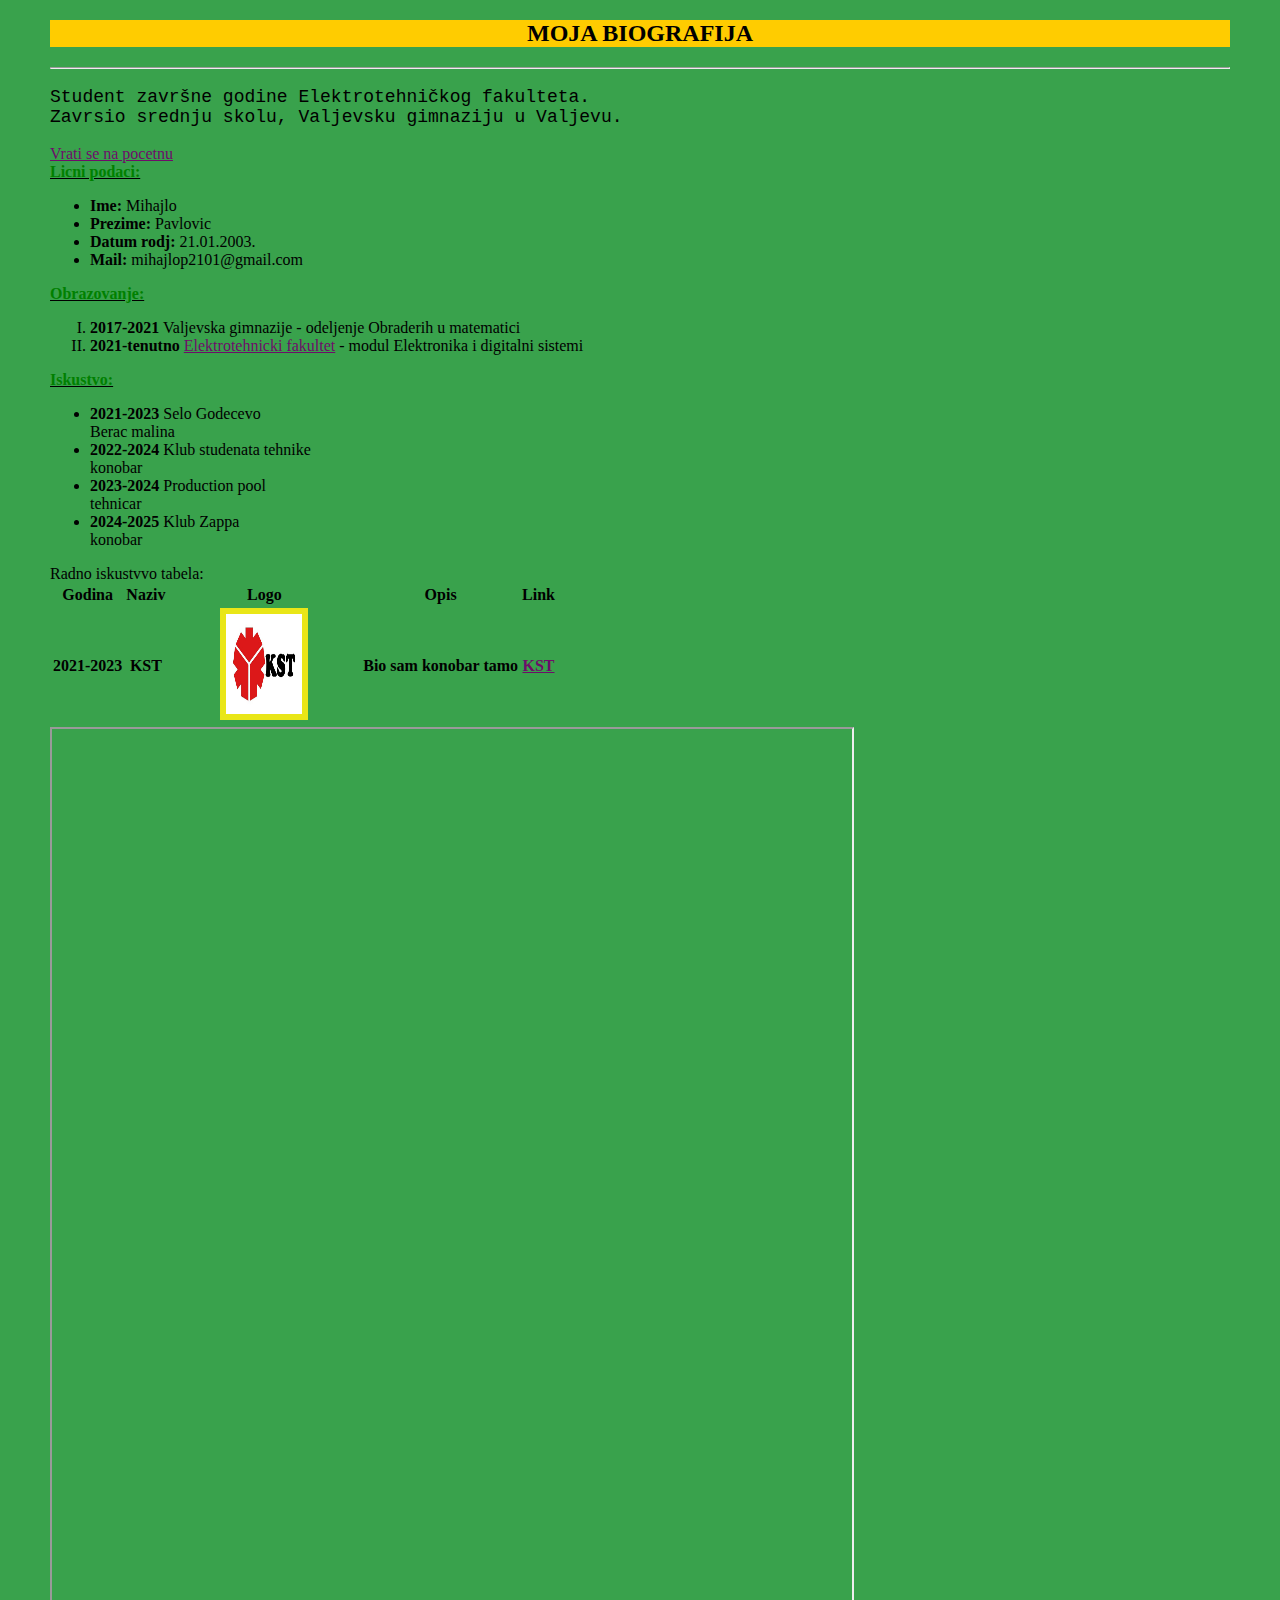
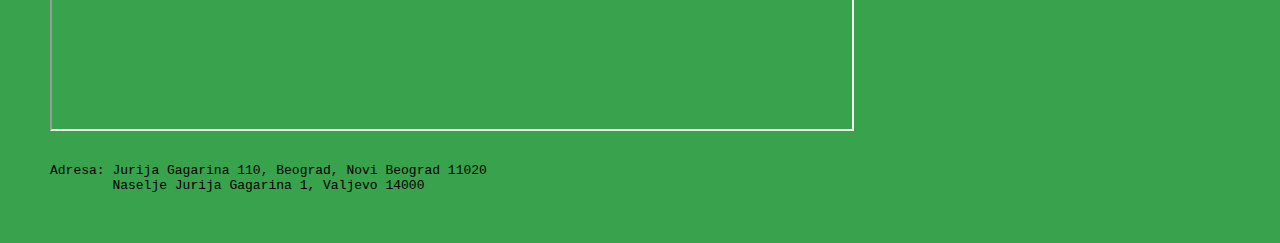
<file: html/biografija.html>
<!DOCTYPE html>
<html lang="en">
<head>
    <meta charset="UTF-8">
    <meta name="viewport" content="width=device-width, initial-scale=1.0">
    <title>Moja biografija</title>

    <link rel="stylesheet" type="text/css" href="../styles/style.css" />

</head>
<body >

    <header> 
    <h2 align = "center" > 
        MOJA BIOGRAFIJA
    </h2>
    <hr>
    <p>
        Student završne godine Elektrotehničkog fakulteta. 
        <br> 
        Zavrsio srednju skolu, Valjevsku gimnaziju u Valjevu. 

    </p>
    </header>

    <div> 
        <a href="../index.html"> Vrati se na pocetnu</a><br>
        <b> <u> <font color = "green">Licni podaci: </font></u></b>
        <ul>
            <li><b>Ime: </b> Mihajlo</li>
            <li><b> Prezime:</b> Pavlovic</li>
            <li><b> Datum rodj:</b> 21.01.2003.</li>
            <li><b>Mail: </b> mihajlop2101@gmail.com</li>
        </ul>
    </div>

    <div> 
        <b> <u> <font color = "green">Obrazovanje: </font></u></b>
        <ol type ="I">
            <li><b>2017-2021</b> Valjevska gimnazije - odeljenje Obraderih u matematici</li>
            <li><b>2021-tenutno </b> <a href="https://www.etf.bg.ac.rs/"> Elektrotehnicki fakultet</a> - modul Elektronika i digitalni sistemi</li>  
        </ol>
    </div>

    <div> 
        <b> <u> <font color = "green">Iskustvo: </font></u></b>
        <ul>
             
            <li><b>2021-2023 </b> Selo Godecevo<dl> <dt>Berac malina </dt> </dl> </li>  
            <li><b>2022-2024</b> Klub studenata tehnike <dl> <dt>konobar </dt> </dl> </li>
            <li><b>2023-2024 </b> Production pool  <dl><dt>tehnicar</dt> </dl></li> 
            <li><b>2024-2025 </b> Klub Zappa <dl> <dt> konobar</dt></dl></li>  
        </ul>
    </div>
    
    Radno iskustvvo tabela:
    <table>
        <tr>
            <b>
                <th> Godina</th>
                <th> Naziv</th>
                <th> Logo</th>
                <th> Opis</th>
                <th> Link </th>
            </b>
        </tr>
        <tr>
            <th> 2021-2023</th>
            <th> KST</th>
            <th> <img src = "../img/KST-LOGO.jpg" height = "100px" width= "100px"></th>
            <th> Bio sam konobar tamo</th>
            <th> <a href="https://www.instagram.com/klubstudenatatehnike/" > KST  </a>
        </tr>
    </table>
    <iframe src="../Mihajlo_Pavlović_CV.pdf" width="800" height="1000" title="Moj CV"></iframe>
    <br>

    <footer> <pre> 
Adresa: Jurija Gagarina 110, Beograd, Novi Beograd 11020
        Naselje Jurija Gagarina 1, Valjevo 14000

    </pre></footer>
</body>

</html>
</file>
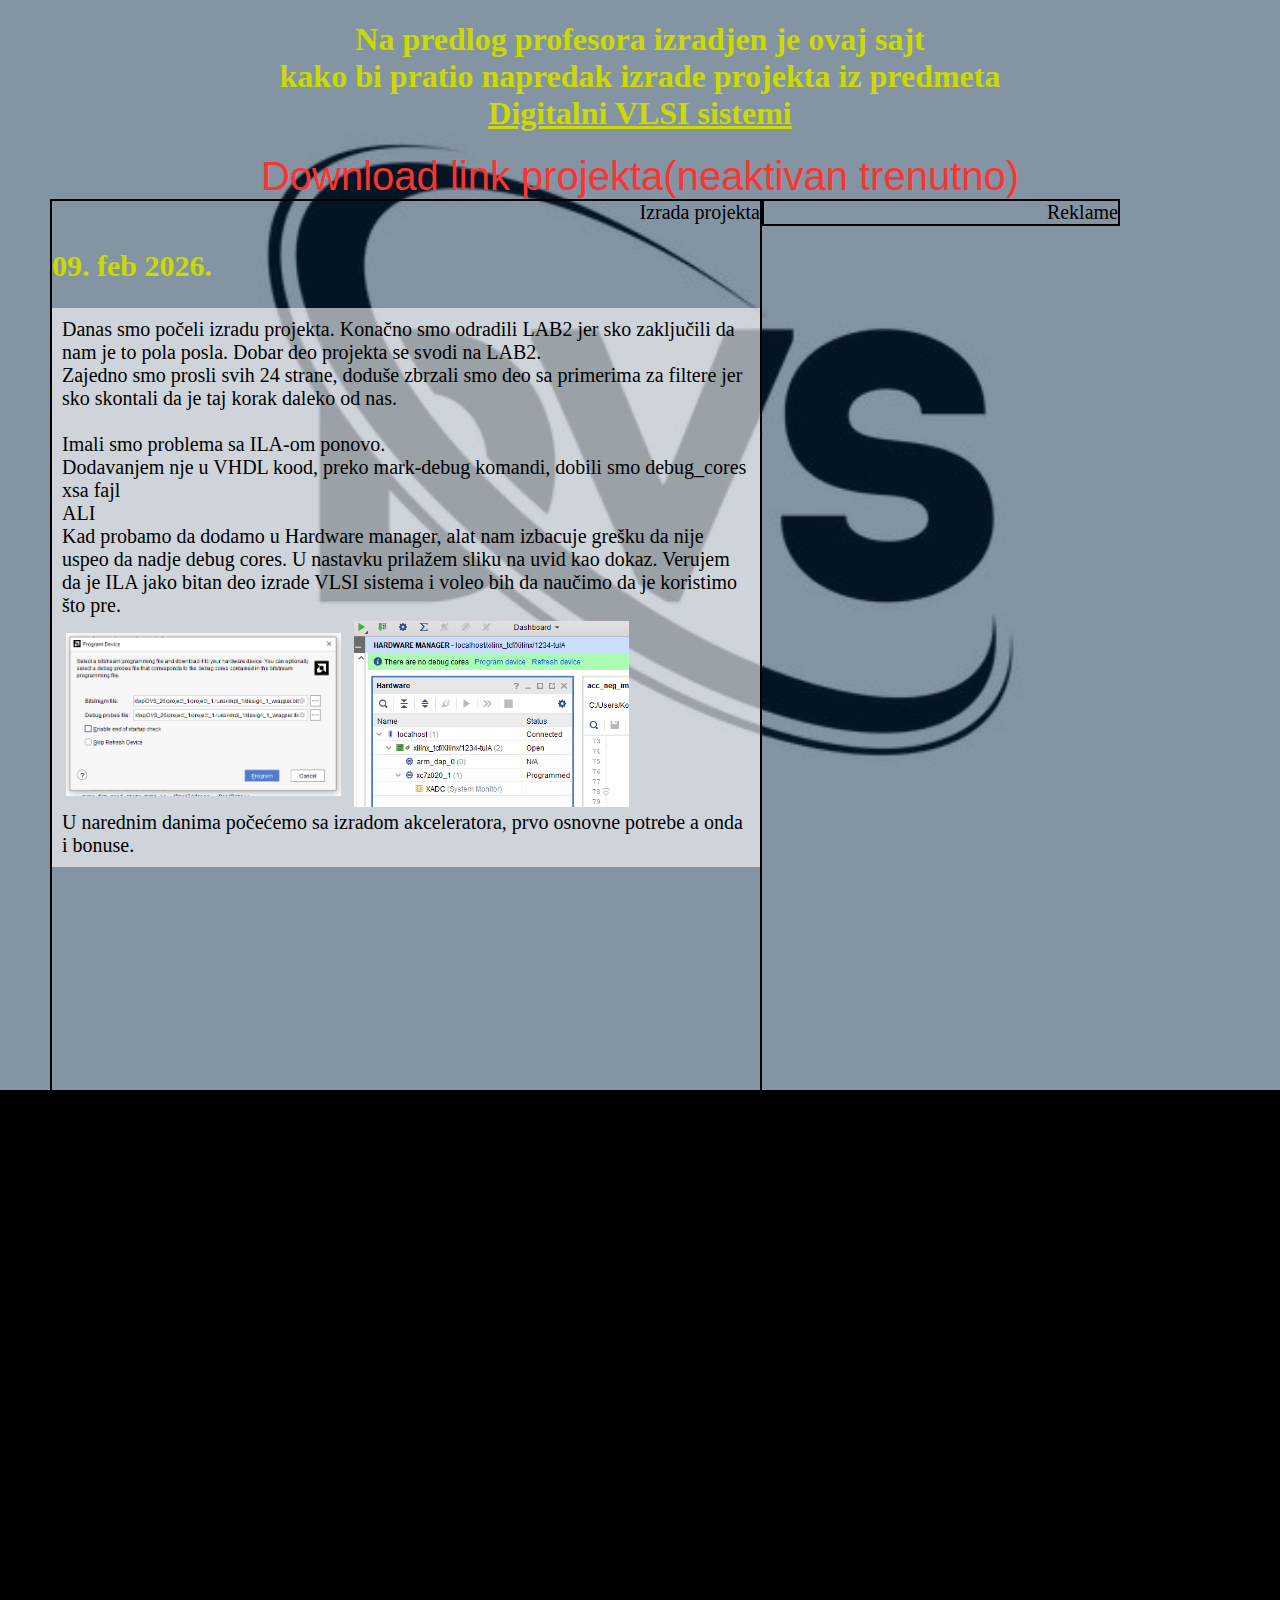
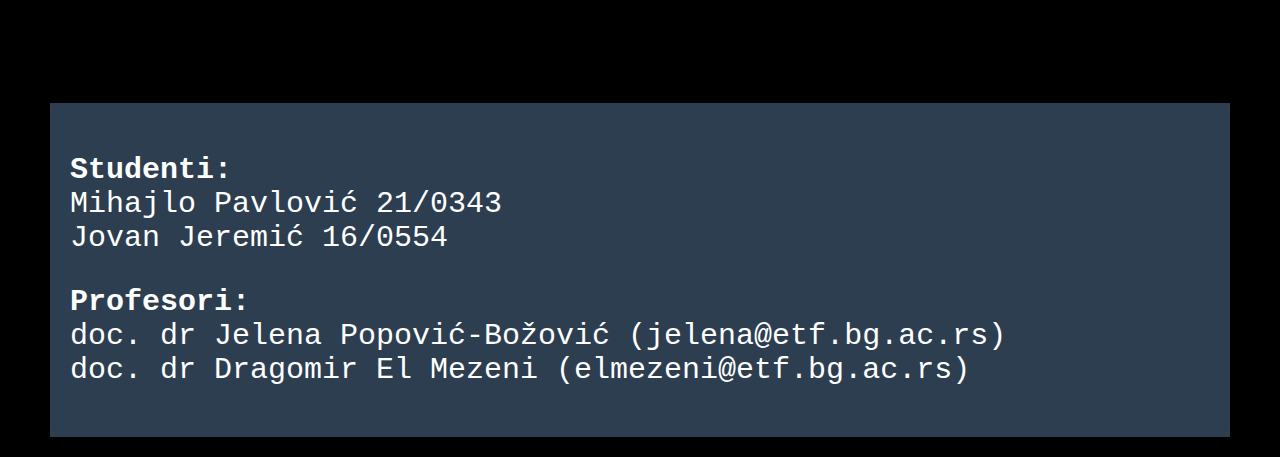
<file: html/dvs.html>
<!DOCTYPE html>
<html lang="en">
<head>
    <meta charset="UTF-8">
    <meta name="viewport" content="width=device-width, initial-scale=1.0">
    <title>DVS sajt za izradu projekta</title>
</head>

<link rel="stylesheet" type="text/css" href="../styles/dvs.css" />

<body >

    <h1>Na predlog profesora 
        izradjen je ovaj sajt <br> kako bi pratio 
        napredak izrade projekta iz predmeta <br>
        <u>Digitalni VLSI sistemi</u>
    </h1>
    <h2> </h2>
    <div class="linkovi">
        <!-- <a href="../index.html">Povratak na prvu stranicu</a> </div>-->

    
    <div id="header"> Download link projekta(neaktivan trenutno) </div>
    <div id="content"> Izrada projekta 
        <h2 style="text-align: left;"> 09. feb 2026. </h2>
        <p class="project-text">


            Danas smo počeli izradu projekta. Konačno smo odradili LAB2 jer sko zaključili da nam je to pola posla. Dobar deo projekta 
            se svodi na LAB2. <br>
            Zajedno smo prosli svih 24 strane, doduše zbrzali smo deo sa primerima za filtere jer sko skontali da 
            je taj korak daleko od nas. <br> <br>

            Imali smo problema sa ILA-om ponovo. <br>
            Dodavanjem nje u VHDL kood, preko mark-debug komandi, dobili smo debug_cores xsa fajl <br>
            ALI <br>
            Kad probamo da dodamo u Hardware manager, alat nam izbacuje grešku da nije uspeo da nadje debug cores. 
            U nastavku prilažem sliku na uvid kao dokaz. Verujem da je ILA jako bitan deo izrade VLSI sistema i voleo bih da naučimo da je koristimo
            što pre. <br>

            <img src="../img/1.png" width="40%" height="30%" align ="middle" hspace ="4" vspace ="4" alt="PAKI">
            <img src="../img/2.png" width="40%" height="30%" align ="middle" hspace ="4" vspace ="4" alt="PAKI">

            <br>
            U narednim danima počećemo sa izradom akceleratora, prvo osnovne potrebe a onda i bonuse.



        </p>
    </div>
    <div id="reklame"> Reklame



    </div>








    <!-- FOOTER -->
<footer class="footer">
    <p><b>Studenti:</b><br>
    Mihajlo Pavlović 21/0343<br>
    Jovan Jeremić 16/0554</p>

    <p><b>Profesori:</b><br>
    doc. dr Jelena Popović-Božović (jelena@etf.bg.ac.rs)<br>
    doc. dr Dragomir El Mezeni (elmezeni@etf.bg.ac.rs)</p>
</footer>

</body>
</html>
</file>
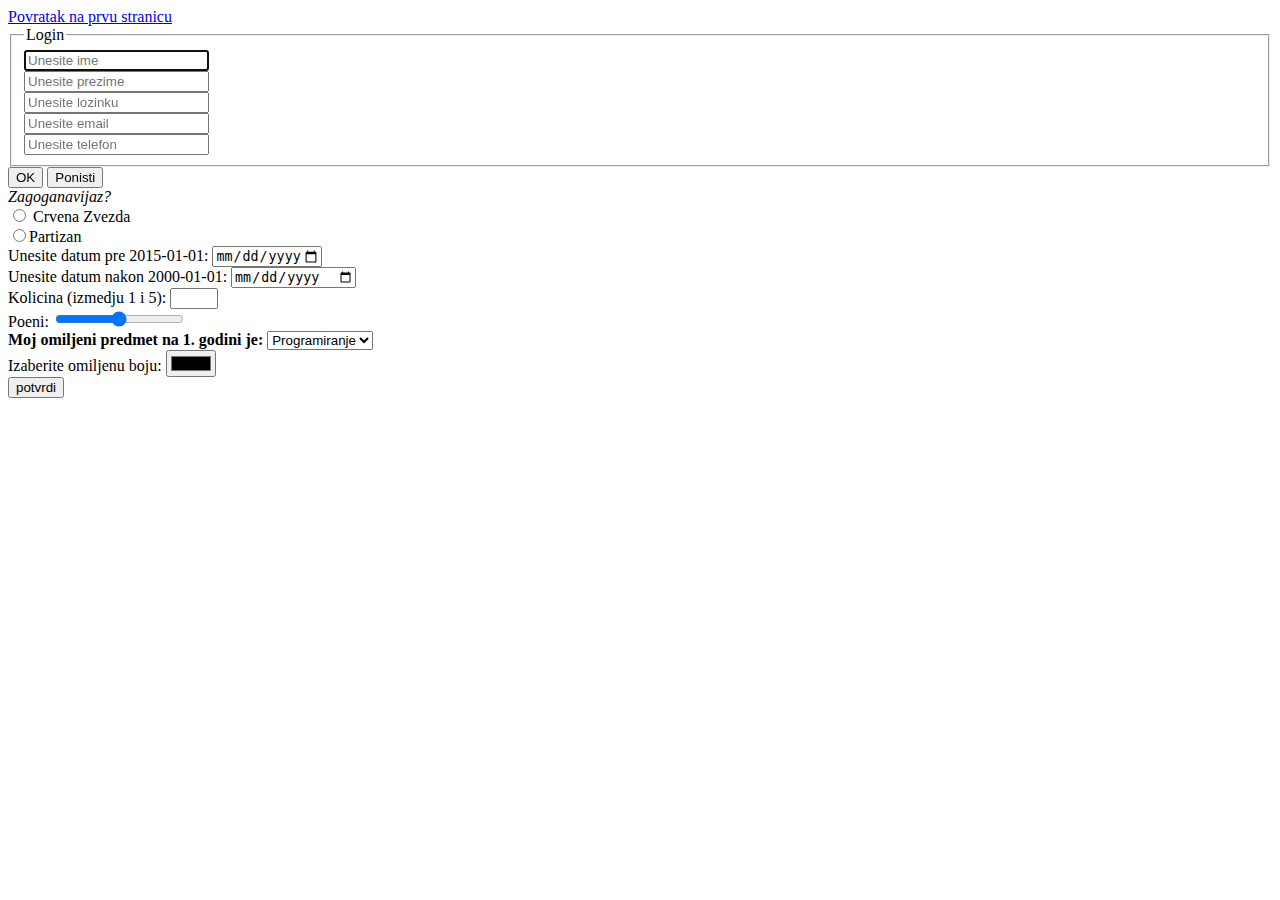
<file: html/forme.html>
<!DOCTYPE html>
<html lang="en">
<head>
    <meta charset="UTF-8">
    <meta name="viewport" content="width=device-width, initial-scale=1.0">
    <title>Document</title>
</head>
<body>
    <a href="../index.html">Povratak na prvu stranicu</a>
    <br
<form action="demo_form.asp">
        <fieldset>  
            <legend> Login</legend>
            <input type="text" name="ime" placeholder="Unesite ime" autofocus><br>
            <input type="text" name="prezime"
                placeholder="Unesite prezime"><br>
            <input type="password" name="lozinka" placeholder="Unesite lozinku"><br>
            <input type="email" name="email" placeholder="Unesite email"><br>
            <input type="tel" name="telefon" placeholder="Unesite telefon"><br>
        </fieldset>
        
        
        <input type="button" name="Proveri" value="OK" onClick="funkcijaZaProveru()">
        <input type="reset" value="Ponisti">

        <br>
        <I>Zagoganavijaz?</I><br>
        <INPUT type="radio" name="tim" value="cz"> Crvena Zvezda<br>
        <INPUT type="radio" name="tim" value="par">Partizan
        <br>
        Unesite datum pre 2015-01-01:
        <input type="date" name="bday" max="2014-12-31"><br> 
        Unesite datum nakon 2000-01-01:
        <input type="date" name="bday" min="2000-01-02"><br>
        Kolicina (izmedju 1 i 5):
        <input type="number" name="quantity" min="1" max="5"><br>
        Poeni: <input type="range" name="poeni" min="0" max="10"><br>

        <B>Moj omiljeni predmet na 1. godini je:</B>
        <select name="predmeti">
        <option>Analiza</option> <option>Algebra</option>
        <option selected>Programiranje</option>
        </select>
        <br>

        <input type="hidden" name="serial"
        value="08100-38069">

        Izaberite omiljenu boju:
        <input type="color" name="favcolor"><br>

        <input type="submit" value="potvrdi"> 
    
    </form>    
</body>
</html>
</file>
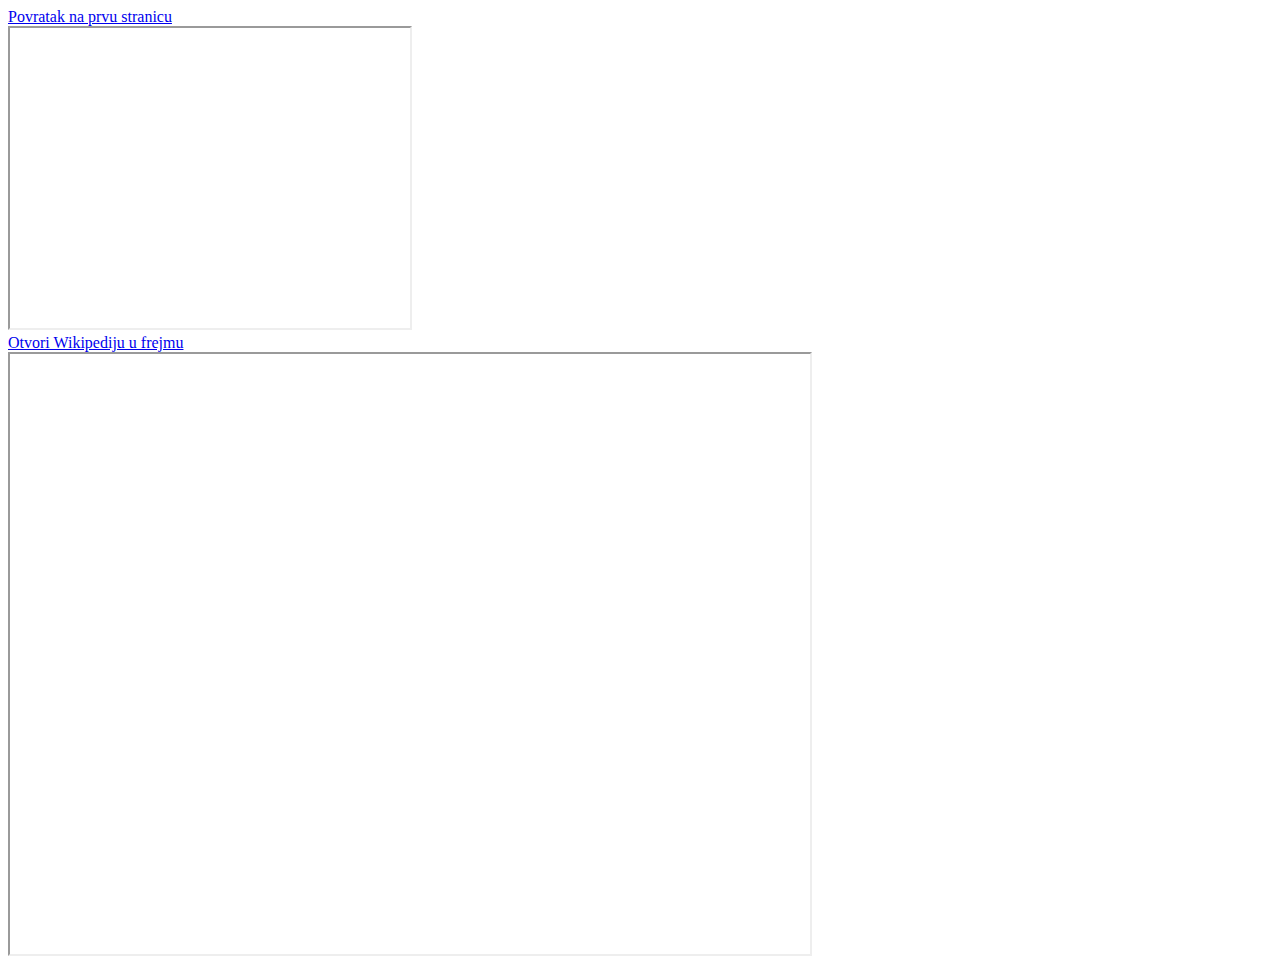
<file: html/frejm.html>
<!DOCTYPE html>
<html lang="en">
<head>
    <meta charset="UTF-8">
    <meta name="viewport" content="width=device-width, initial-scale=1.0">
    <title>Document</title>
</head>
<body>
    <a href="../index.html">Povratak na prvu stranicu</a>
    <br>
    <iframe src="https://www.youtube.com/watch?v=UAPVcsDOU9U" width="400" height="300" title="YouTube video"></iframe>
    <br>
    <a href="https://wikipedia.org" target="frejm">Otvori Wikipediju u frejmu</a>
    <br>
    <iframe src="" width="800" height="600" title="Opis frejma"name="frejm"></iframe>
</body>
</html>
</file>
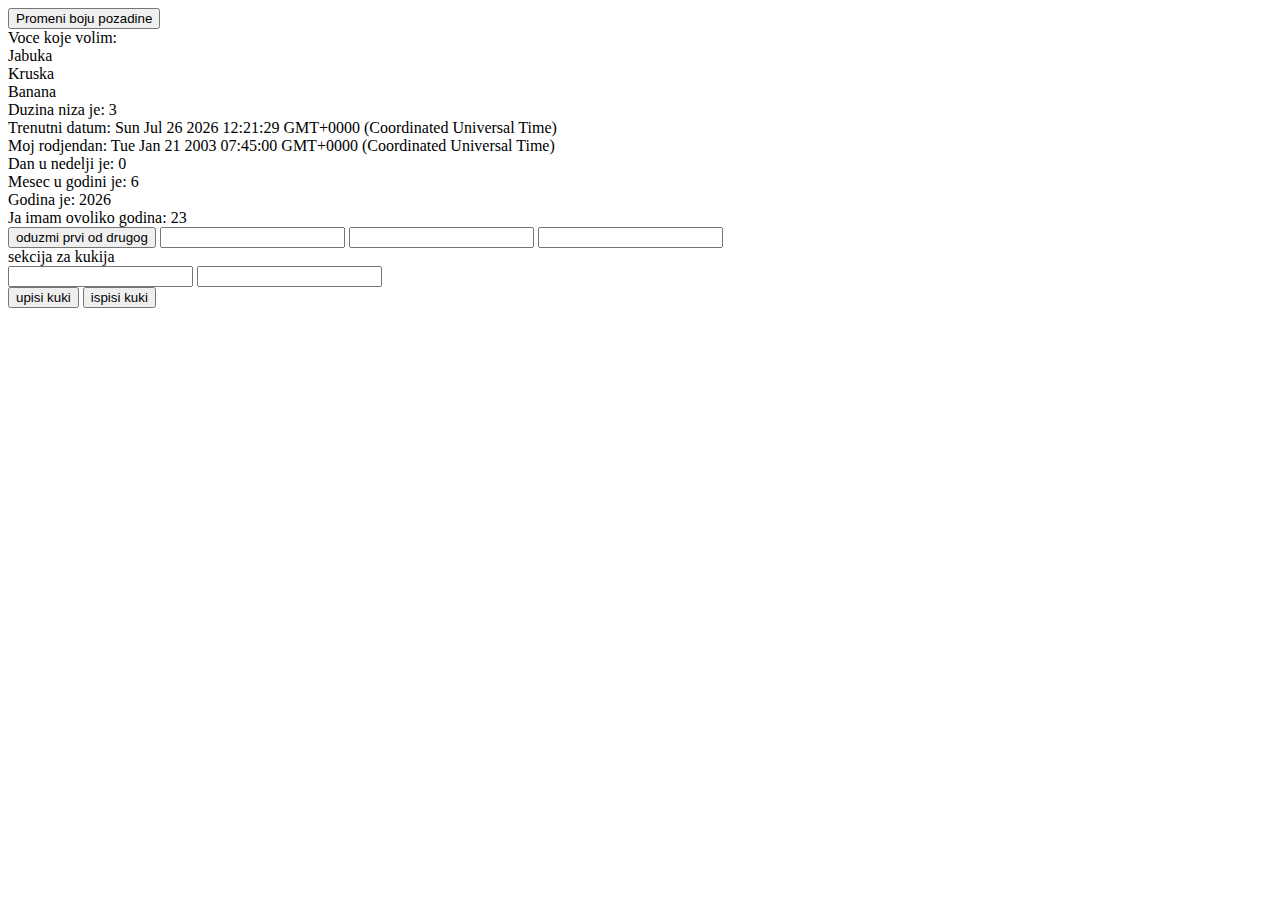
<file: html/JSvezba.html>
<!DOCTYPE html>
<html lang="en">
<head>
    <meta charset="UTF-8">
    <meta name="viewport" content="width=device-width, initial-scale=1.0">
    <title>Document</title>
</head>
<body>
    <script language="javascript">

    function promeniBoju() {
        document.body.style.backgroundColor = "lightblue";
    }

    // Dugme koje menja boju pozadine
    document.write("<button onclick='promeniBoju()'> Promeni boju pozadine </button>");

    a = new Array("Jabuka", "Kruska", "Banana");
    duzina = a.length;
    document.write("<br> Voce koje volim: <br>");
    for (i = 0; i < a.length; i++) {
        document.write(a[i] + "<br>");
    }
    document.write("Duzina niza je: " + duzina);

    datum = new Date();
    document.write("<br> Trenutni datum: " + datum);
    datum2 = new Date(2003, 0, 21, 7, 45, 0 );
    document.write("<br> Moj rodjendan: " + datum2);

    dan = datum.getDay();
    document.write("<br> Dan u nedelji je: " + dan);
    mesec = datum.getMonth();
    document.write("<br> Mesec u godini je: " + mesec);
    godina = datum.getFullYear();
    document.write("<br> Godina je: " + godina);

    vreme1 = datum.getTime();
    vreme2 = datum2.getTime();
    razlika = vreme1 - vreme2;  
    godine = Math.floor(razlika / (1000 * 60 * 60 * 24 * 365));
    document.write("<br> Ja imam ovoliko godina: " + godine);

    </script> 

    <!--  --------------------------------------------------------------------------------------------------      -->

    <script language="javascript"> 
    function pritisnuto(){
        alert("dugme je pritisnuto!")
        vred1=document.forma.b1.value-0
        vred2=document.forma.b2.value-0
        vred = vred1-vred2
        document.forma.rez.value= vred
    }
    function promenaTxt(){
        
        alert("ne menjaj rez" + vred)
    }
    function kuki(){
        ime = document.forma.ime.value
        vred = document.forma.vrednost.value
        kuki = ime + "=" + vred
        document.cookie = kuki
    }
    function citajkuki(){
        kuki = document.cookie
        alert(kuki)
    }

    </script>
    <form name="forma">
        <input type = "button" value="oduzmi prvi od drugog" onClick="pritisnuto()" >

        <input type="text" name= "b1">
        <input type="text" name= "b2" >
        <input type="text" name= "rez" onChange="promenaTxt()">
        <br>
        sekcija za kukija
        <br>
        <input type="text " name="ime">
        <input type="text" name="vrednost">
        <br>
        
        <input type="button" value="upisi kuki"name="dug" onclick="kuki()">
        <input type="button" value ="ispisi kuki"name="dug2" onclick="citajkuki()">
    </form>
</body>
</html>
</file>
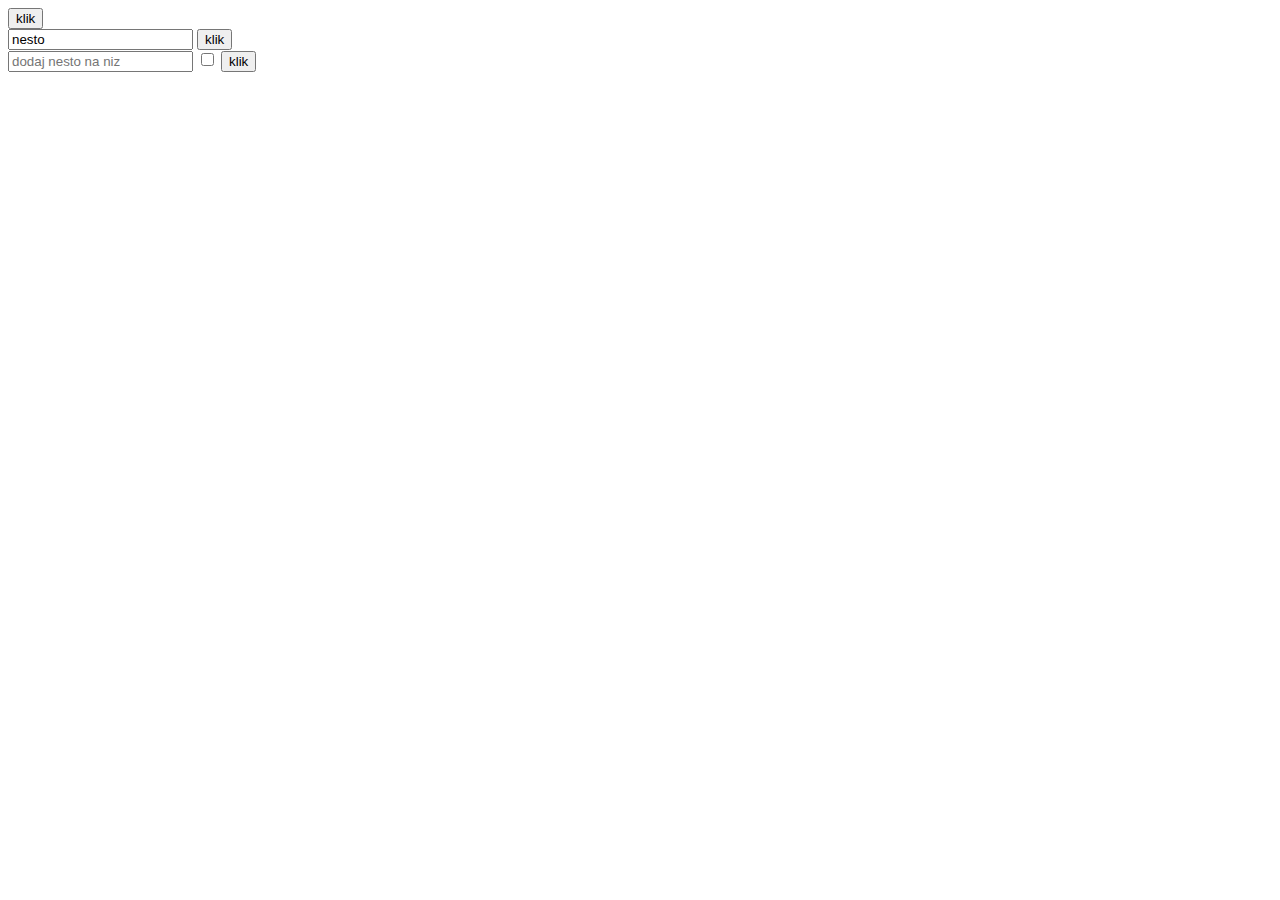
<file: html/JSvezba2.html>
<!DOCTYPE html>
<html lang="en">
<head>
    <meta charset="UTF-8">
    <meta name="viewport" content="width=device-width, initial-scale=1.0">
    <title>Document</title>
    <script src="../scripts/probra.js"></script>
</head>
<body>
    <input type="button" value="klik" onclick="learnArray()">
    <form name="f">
        <input type="text" value="nesto" name="tekst">
        <input type="button" value="klik" name="dugme" onclick="promeni()">

        <br>
        <input type="text" placeholder="dodaj nesto na niz" name="tekst2">
        <input type="checkbox" name="boks">
        <input type="button" value="klik" name="dugme2" onclick="dodaj()">
        
    </form>

</body>
</html>
</file>
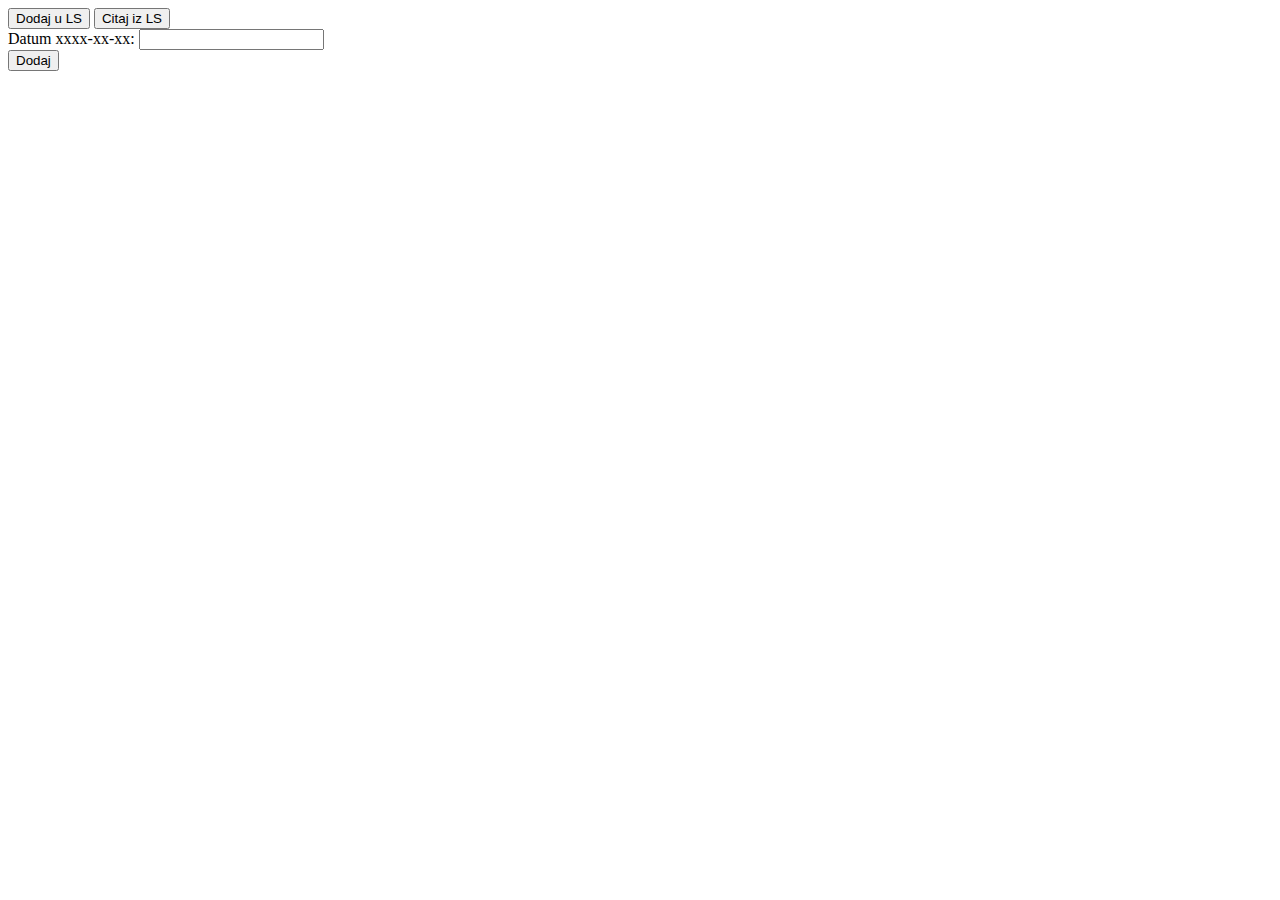
<file: html/JSvezba3.html>
<!DOCTYPE html>
<html lang="en">
<head>
    <meta charset="UTF-8">
    <meta name="viewport" content="width=device-width, initial-scale=1.0">
    <title>Document</title>
    <script src="../scripts/probra.js"> </script>
</head>
<body>
    <input type="button" value="Dodaj u LS" onclick= "dodajLS()">
    <input type="button" value="Citaj iz LS" onclick= "citajLS()">

    <br>
    <form>
        Datum xxxx-xx-xx: <input type="text" id="datum">
        <br>
        <input type="button" value="Dodaj" onclick="dodajDatum()">
    </form>
</body>
</html>
</file>
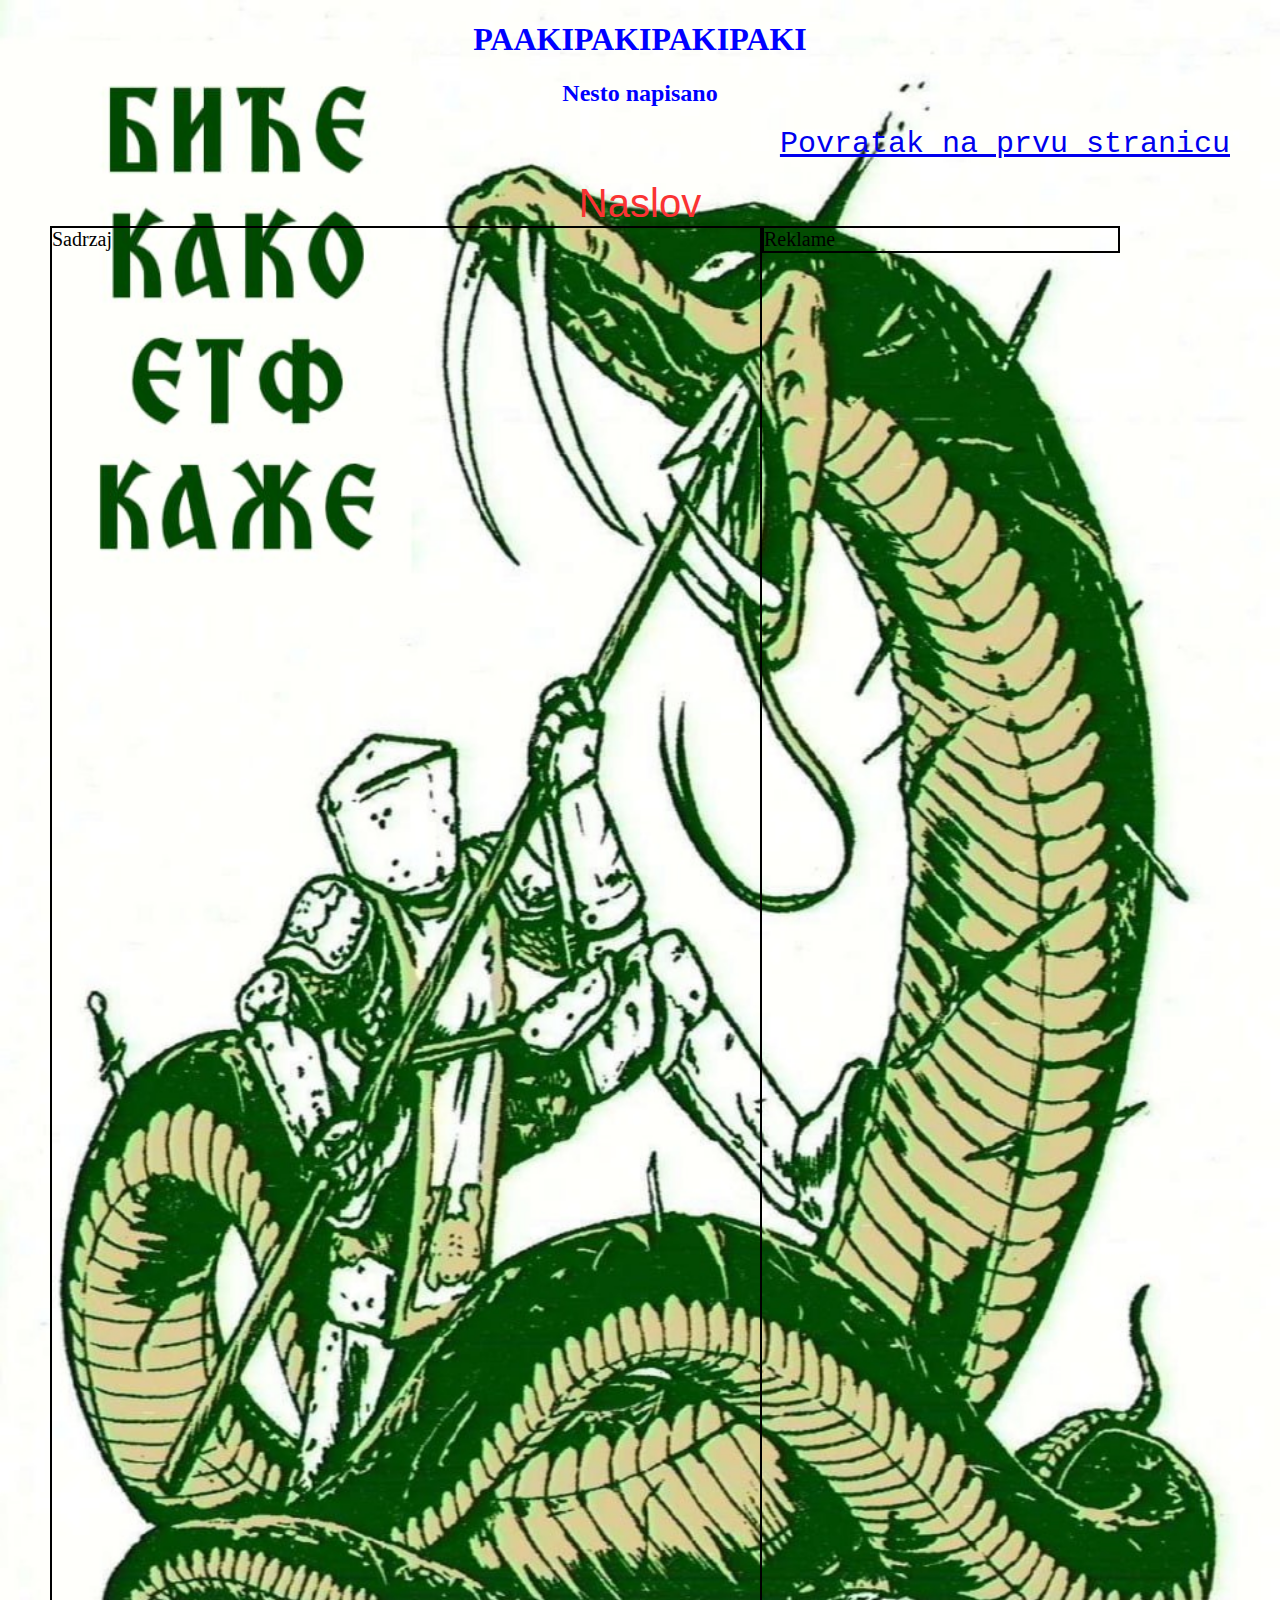
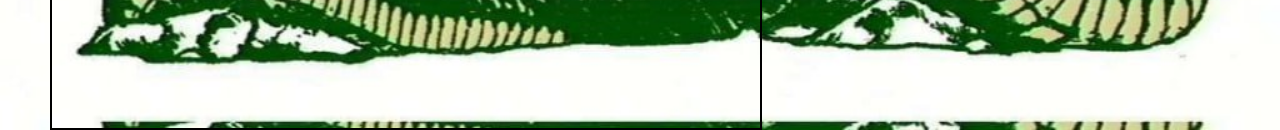
<file: html/vezbacss.html>
<!DOCTYPE html>
<html lang="en">
<head>
    <meta charset="UTF-8">
    <meta name="viewport" content="width=device-width, initial-scale=1.0">
    <title>Document</title>
    <link rel="stylesheet" type="text/css" href="../styles/vezba.css" />
</head>
<body>
    <h1>PAAKIPAKIPAKIPAKI</h1>
    <h2> Nesto napisano</h2>
    <div class="linkovi">
        <a href="../index.html">Povratak na prvu stranicu</a> </div>

    

    <div id="header"> Naslov </div>
    <div id="content"> Sadrzaj </div>
    <div id="reklame"> Reklame </div>

</body>
</html>
</file>
<file: styles/style.css>
h1, h2 {background-color: #ffcc00;}
p.drugo {color: red; font-size: 20px;}
img {
    width: 40%;
    border: 6px solid #e9e617;
}
div#paki {
    width: 60%;
    font-family: 'Courier New', Courier, monospace;
    font-size: 60px;
}
div#img {
    width: 40%;
    text-align: center;
}
.border-card {
    border-left: 2px solid #000;
    padding-left: 10px;
    margin-bottom: 12px;
}

.skill-row {
    display: flex;
    align-items: flex-start;
    margin-bottom: 10px;
}

.skill-title {
    min-width: 220px;
    font-weight: bold;
}

.skill-desc {
    flex: 1;
}
p {
    font-family: 'Courier New', Courier, monospace;
    font-size: 18px;
    color: rgb(0, 0, 0);
}
body {
    background-color: rgb(57, 162, 76);
    margin: 20px 50px 20px 50px;
}

a {
    text-decoration: none;
    color: rgb(110, 13, 105);
    text-decoration: underline;
    font-family: 'Times New Roman', Times, serif;
}
a:hover {
    text-decoration: underline;
    color: rgb(27, 44, 231);
}
a:active {
    text-decoration: underline;
    color: rgb(25, 228, 32);
}
a:visited {
    text-decoration: none;
    color: rgb(255, 25, 25);
}
</file>
<file: styles/dvs.css>
body{
    /* background-color: rgb(0, 0, 0);
    background-image: url(../img/image.jpg);
    background-repeat: no-repeat;
    background-attachment: relative !important;
    background-position: center;
    background-size: 100% 100%;
    margin: 0px 50px 0px 50px; */

    background-color: black;
    background-image: url(../img/image.jpg);
    background-repeat: no-repeat;
    background-position: center center;
    background-size: cover;
    background-attachment: fixed;

    margin: 0 50px;
    
}
h1, h2{
    color: rgb(203, 218, 0);
    text-align: center;
}

div.linkovi {
    text-align: right;
    margin-bottom: 20px;
    font-size: 30px;
    font-family: 'Courier New', Courier, monospace;
}
div#header {
    text-align: center;
    font-size: 40px;
    font-family: 'Arial Black', Gadget, sans-serif;
    color:#fa3333
}
div#content {
    width: 60%;
    height: 1500px;
    font-size: 20px;
    float: left;
    font-family: 'Times New Roman', Times, serif;
    border: 2px solid black;
}
div#reklame {
    width: 30%;
    height: auto;
    float: left;
    font-size: 20px;
    font-family: 'Georgia', serif;
    border: 2px solid black;
}


.footer{
    background-color: #2c3e50;
    color: white;
    padding: 20px;
    text-align: left;
    clear: both;
}
.project-text{
    text-align: left;
    background-color: rgba(255,255,255,0.6);
    padding: 10px;
}
</file>
<file: styles/vezba.css>
body{
    background-color: rgb(0, 0, 0);
    background-image: url(../img/etf.JPG);
    background-repeat: no-repeat;
    background-attachment: relative !important;
    background-position: center;
    background-size: 100% 100%;
    margin: 0px 50px 0px 50px;
    
}
h1, h2{
    color: blue;
    text-align: center;
}

div.linkovi {
    text-align: right;
    margin-bottom: 20px;
    font-size: 30px;
    font-family: 'Courier New', Courier, monospace;
}
div#header {
    text-align: center;
    font-size: 40px;
    font-family: 'Arial Black', Gadget, sans-serif;
    color:#fa3333
}
div#content {
    width: 60%;
    height: 1500px;
    font-size: 20px;
    float: left;
    font-family: 'Times New Roman', Times, serif;
    border: 2px solid black;
}
div#reklame {
    width: 30%;
    height: auto;
    float: left;
    font-size: 20px;
    font-family: 'Georgia', serif;
    border: 2px solid black;
}
</file>
